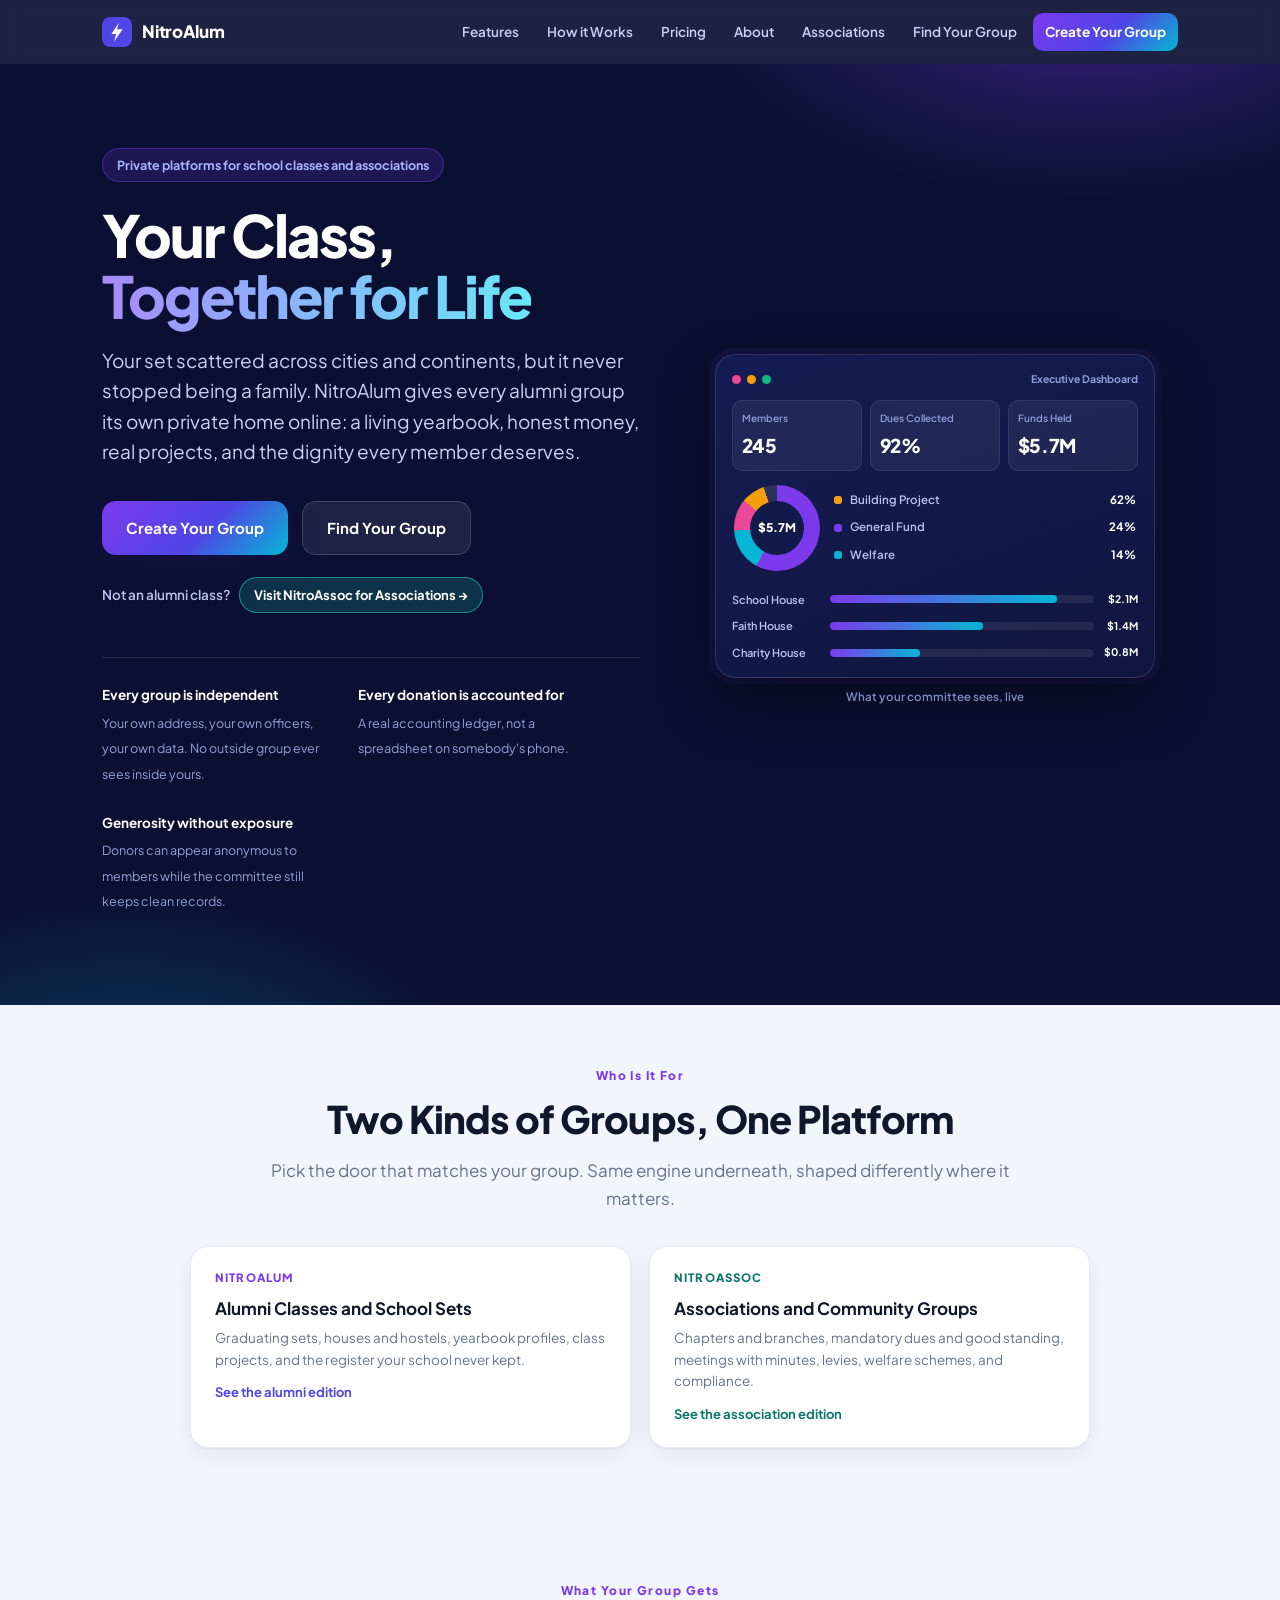
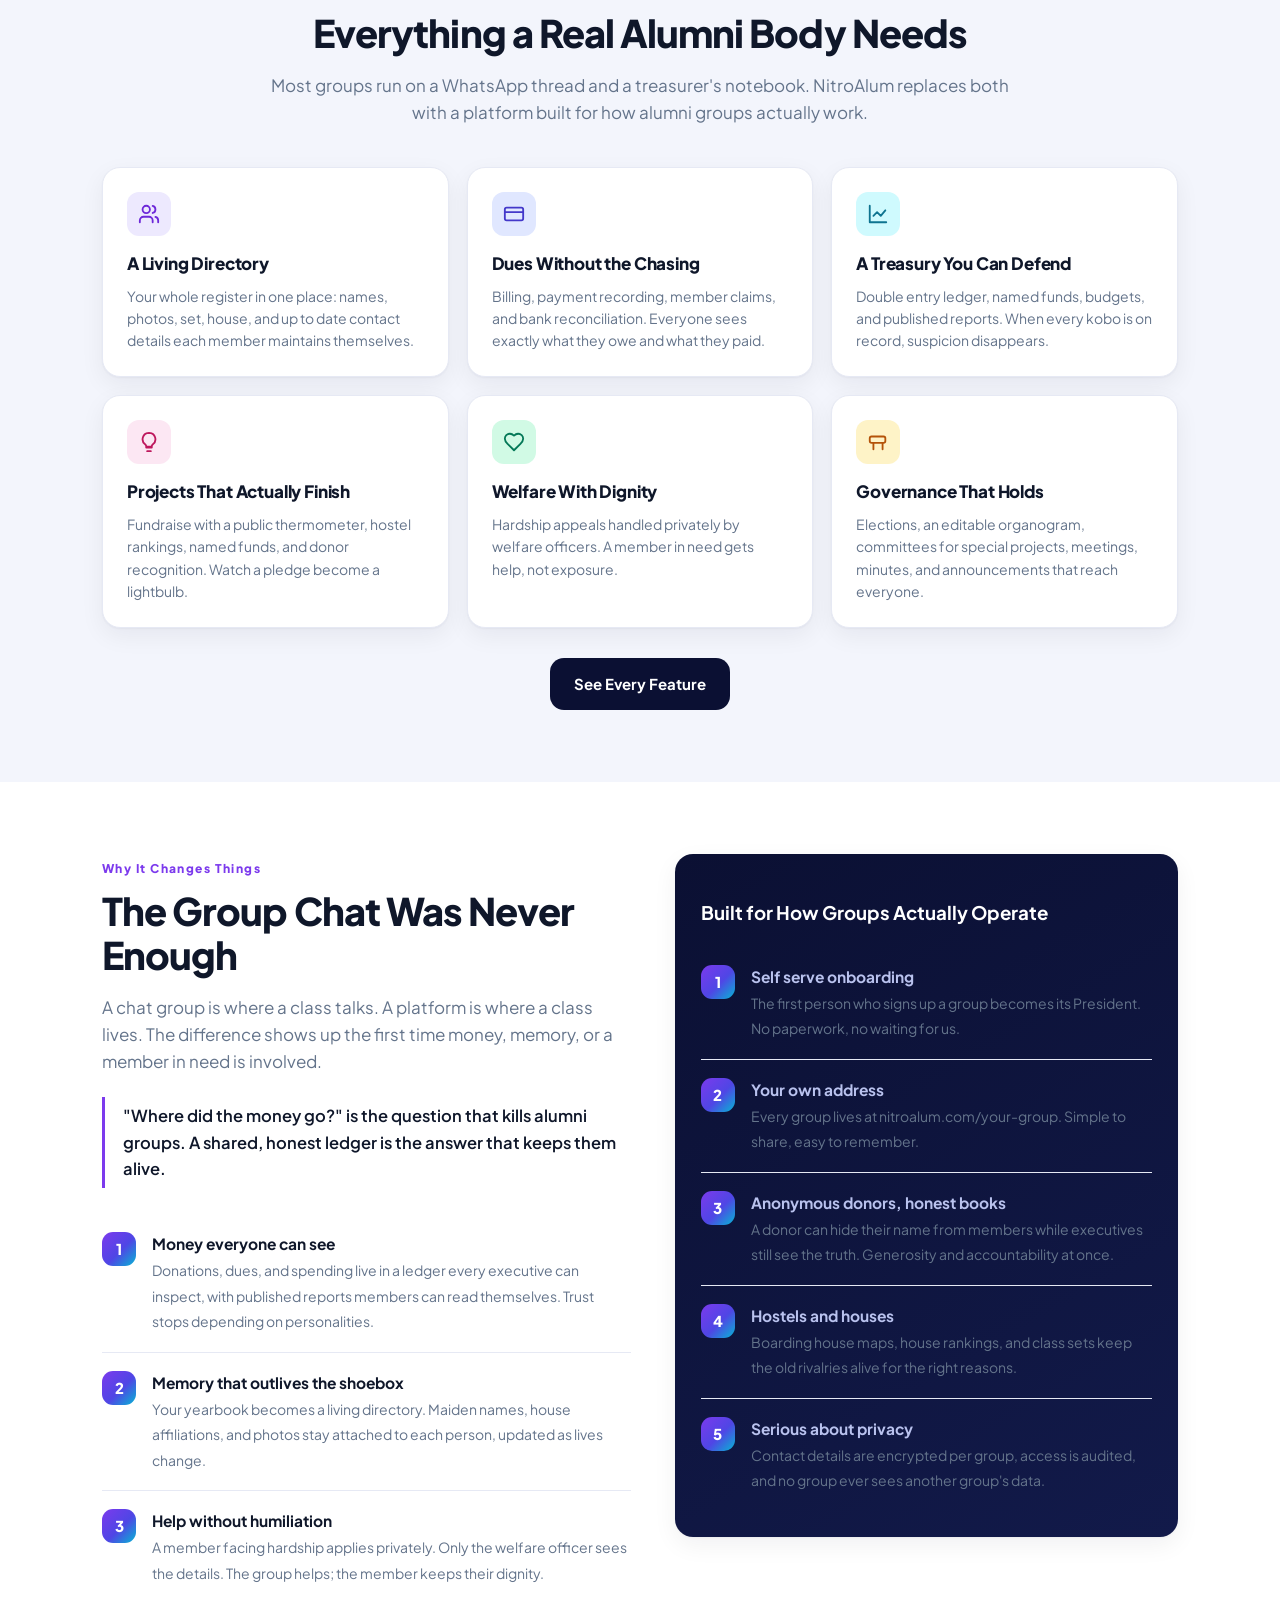
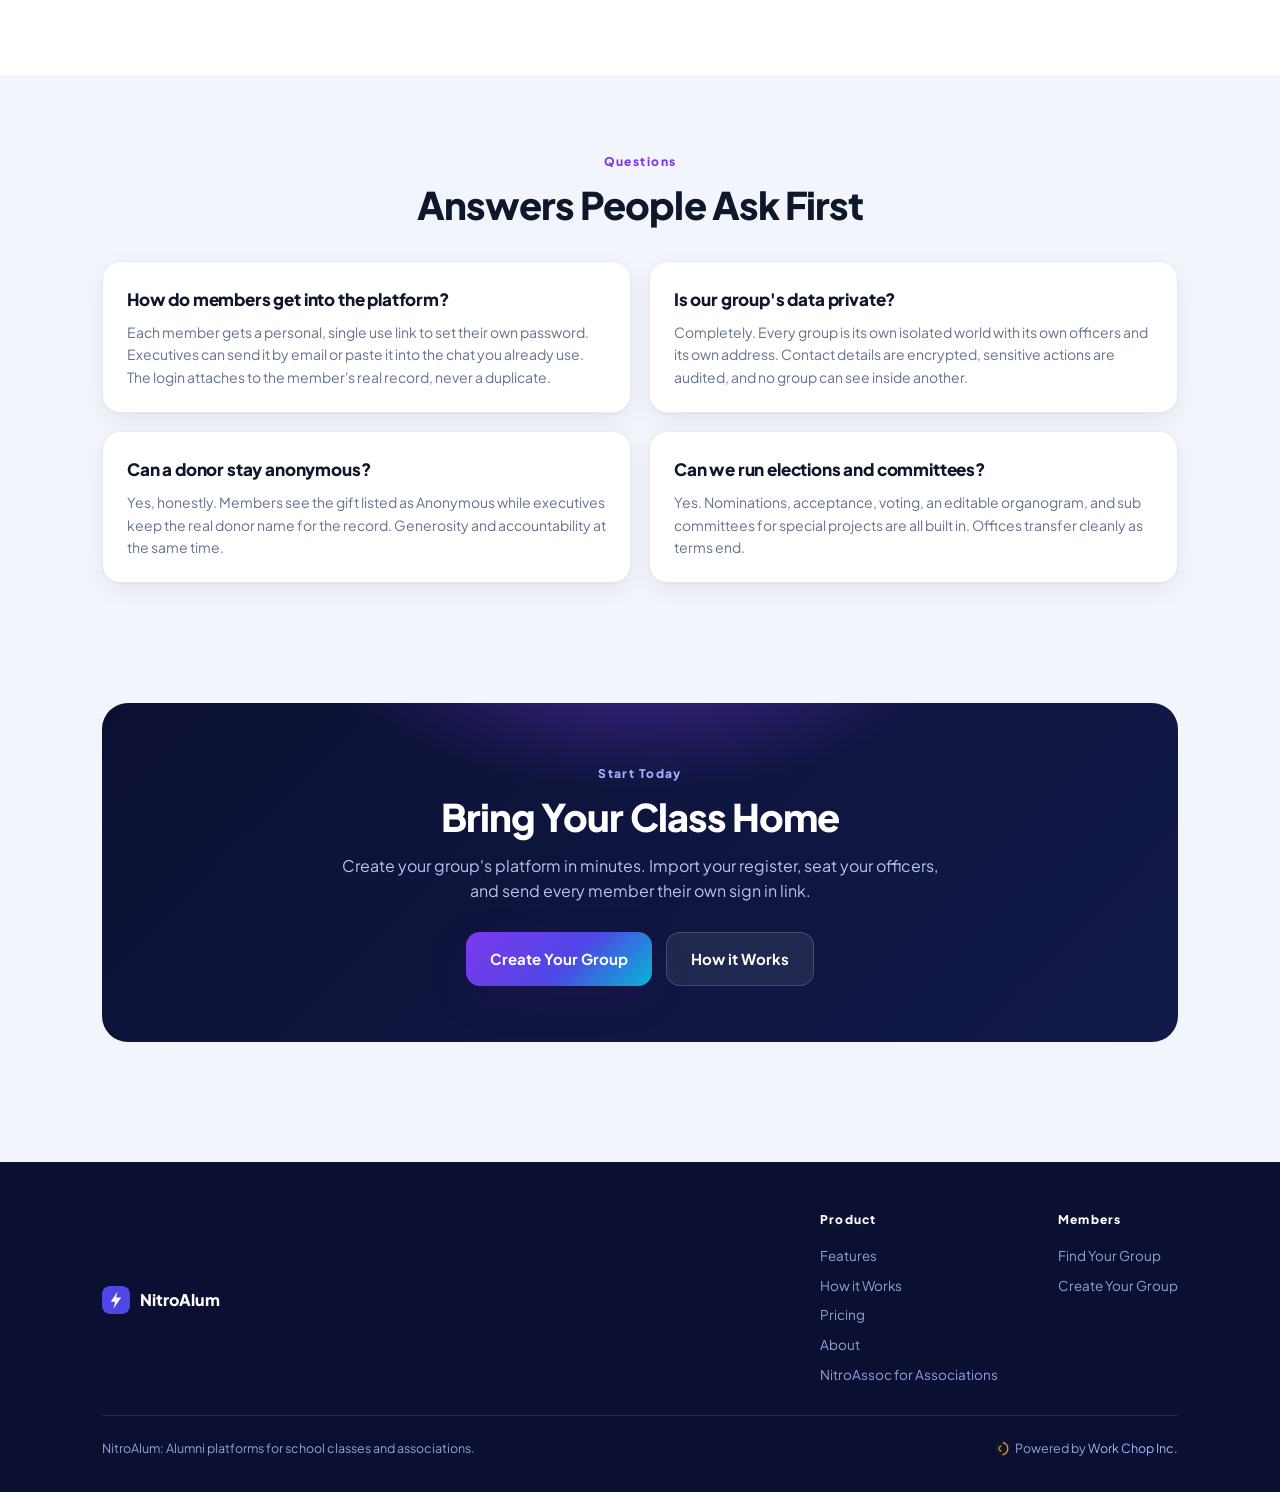
<file: index.html>
<!DOCTYPE html>
<html lang="en">
<head>
  <meta charset="utf-8">
  <meta name="viewport" content="width=device-width, initial-scale=1">
  <meta name="theme-color" content="#0b1033">
  <meta name="author" content="Work Chop Inc">
  <title>NitroAlum - Alumni Platforms for School Classes and Associations</title>
  <meta name="description" content="NitroAlum gives every school class and alumni association its own private platform: member directory, dues and payments, a transparent treasury, project fundraising, welfare support, elections, and more.">
  <link rel="canonical" href="https://www.nitroalum.com/">
  <meta property="og:type" content="website">
  <meta property="og:title" content="NitroAlum - Your Class, Together for Life">
  <meta property="og:description" content="Every class and association gets its own private platform: directory, dues, transparent treasury, projects, welfare, elections, meetings.">
  <meta property="og:url" content="https://www.nitroalum.com/">
  <meta property="og:site_name" content="NitroAlum">
  <meta property="og:locale" content="en_US">
  <meta property="og:image" content="https://www.nitroalum.com/og-card-2026.png">
  <meta property="og:image:width" content="1200">
  <meta property="og:image:height" content="630">
  <meta property="og:image:alt" content="NitroAlum - private alumni platforms for school classes and associations">
  <meta name="twitter:card" content="summary_large_image">
  <meta name="twitter:title" content="NitroAlum - Your Class, Together for Life">
  <meta name="twitter:description" content="Every class and association gets its own private platform: directory, dues, transparent treasury, projects, welfare, elections, meetings.">
  <meta name="twitter:image" content="https://www.nitroalum.com/og-card-2026.png">
  <link rel="icon" href="brand/mark.svg" type="image/svg+xml">
  <link rel="icon" href="favicon-32.png" type="image/png" sizes="32x32">
  <link rel="apple-touch-icon" href="apple-touch-icon.png">
  <link rel="preload" href="fonts/plus-jakarta-sans-400.ttf" as="font" type="font/ttf" crossorigin>
  <link rel="preload" href="fonts/plus-jakarta-sans-800.ttf" as="font" type="font/ttf" crossorigin>
  <link rel="stylesheet" href="styles.css?v=5">
  <script type="application/ld+json">
  {
    "@context": "https://schema.org",
    "@type": "SoftwareApplication",
    "name": "NitroAlum",
    "applicationCategory": "BusinessApplication",
    "operatingSystem": "Web",
    "url": "https://www.nitroalum.com/",
    "description": "A private alumni platform for school classes and associations: member directory, dues and payments, transparent treasury, project fundraising, welfare appeals, elections, meetings, and announcements.",
    "offers": { "@type": "Offer", "price": "0", "priceCurrency": "USD" },
    "creator": { "@type": "Organization", "name": "Work Chop Inc", "url": "https://www.eworkchop.com" }
  }
  </script>
  <script type="application/ld+json">
  {
    "@context": "https://schema.org",
    "@type": "FAQPage",
    "mainEntity": [
      {
        "@type": "Question",
        "name": "How do members get into the platform?",
        "acceptedAnswer": { "@type": "Answer", "text": "Each member gets a personal, single use link to set their own password. Executives can send it by email or paste it into the chat you already use. The login attaches to the member's real record, never a duplicate." }
      },
      {
        "@type": "Question",
        "name": "Is our group's data private?",
        "acceptedAnswer": { "@type": "Answer", "text": "Completely. Every group is its own isolated world with its own officers and its own address. Contact details are encrypted, sensitive actions are audited, and no group can see inside another." }
      },
      {
        "@type": "Question",
        "name": "Can a donor stay anonymous?",
        "acceptedAnswer": { "@type": "Answer", "text": "Yes, honestly. Members see the gift listed as Anonymous while executives keep the real donor name for the record. Generosity and accountability at the same time." }
      },
      {
        "@type": "Question",
        "name": "Can we run elections and committees?",
        "acceptedAnswer": { "@type": "Answer", "text": "Yes. Nominations, acceptance, voting, an editable organogram, and sub committees for special projects are all built in. Offices transfer cleanly as terms end." }
      }
    ]
  }
  </script>
</head>
<body>

<header class="site-head">
  <div class="wrap">
    <a class="brand" href="/"><img src="brand/mark.svg" alt="NitroAlum logo"><span>NitroAlum</span></a>
    <nav aria-label="Main">
      <a class="hide-sm" href="features.html">Features</a>
      <a class="hide-sm" href="get-started.html">How it Works</a>
      <a class="hide-sm" href="pricing.html">Pricing</a>
      <a class="hide-sm" href="about.html">About</a>
      <a class="hide-sm" href="associations.html">Associations</a>
      <a class="nav-find" href="https://nitroalum.com/">Find Your Group</a>
      <a class="cta" href="https://nitroalum.com/sign-up">Create Your Group</a>
    </nav>
  </div>
</header>

<main>
<section class="hero">
  <div class="wrap">
    <div class="hero-text">
      <span class="eyebrow">Private platforms for school classes and associations</span>
      <h1>Your Class, <span class="grad">Together for Life</span></h1>
      <p class="lede">
        Your set scattered across cities and continents, but it never stopped being
        a family. NitroAlum gives every alumni group its own private home online:
        a living yearbook, honest money, real projects, and the dignity every
        member deserves.
      </p>
      <div class="actions">
        <a class="btn primary" href="https://nitroalum.com/sign-up">Create Your Group</a>
        <a class="btn ghost" href="https://nitroalum.com/">Find Your Group</a>
      </div>
      <p class="hero-branch">Not an alumni class? <a class="hero-branch-pill" href="associations.html">Visit NitroAssoc for Associations &rarr;</a></p>
      <div class="proof">
        <div><b>Every group is independent</b><span>Your own address, your own officers, your own data. No outside group ever sees inside yours.</span></div>
        <div><b>Every donation is accounted for</b><span>A real accounting ledger, not a spreadsheet on somebody's phone.</span></div>
        <div><b>Generosity without exposure</b><span>Donors can appear anonymous to members while the committee still keeps clean records.</span></div>
      </div>
    </div>
    <div class="hero-visual" aria-hidden="true">
      <div class="mock">
        <div class="mock-head"><i></i><i></i><i></i><b>Executive Dashboard</b></div>
        <div class="mock-cards">
          <div class="mc"><em>Members</em><b>245</b></div>
          <div class="mc"><em>Dues Collected</em><b>92%</b></div>
          <div class="mc"><em>Funds Held</em><b>$5.7M</b></div>
        </div>
        <div class="mock-mid">
          <div class="mock-donut"><span>$5.7M</span></div>
          <div class="mock-funds">
            <div><i style="background:#f59e0b"></i><span>Building Project</span><b>62%</b></div>
            <div><i style="background:#7c3aed"></i><span>General Fund</span><b>24%</b></div>
            <div><i style="background:#06b6d4"></i><span>Welfare</span><b>14%</b></div>
          </div>
        </div>
        <div class="mock-ranks">
          <div class="mr"><span>School House</span><div class="mbar"><i style="--w:86%"></i></div><b>$2.1M</b></div>
          <div class="mr"><span>Faith House</span><div class="mbar"><i style="--w:58%"></i></div><b>$1.4M</b></div>
          <div class="mr"><span>Charity House</span><div class="mbar"><i style="--w:34%"></i></div><b>$0.8M</b></div>
        </div>
      </div>
      <p class="mock-cap">What your committee sees, live</p>
    </div>
  </div>
</section>

<section class="block" style="padding-top:56px;padding-bottom:56px">
  <div class="wrap">
    <div class="center">
      <span class="kicker">Who Is It For</span>
      <h2>Two Kinds of Groups, One Platform</h2>
      <p class="lede">Pick the door that matches your group. Same engine underneath, shaped differently where it matters.</p>
    </div>
    <div class="aud">
      <a href="features.html">
        <div class="tag alum">NITROALUM</div>
        <b>Alumni Classes and School Sets</b>
        <span>Graduating sets, houses and hostels, yearbook profiles, class projects, and the register your school never kept.</span>
        <span class="go alum">See the alumni edition</span>
      </a>
      <a href="associations.html">
        <div class="tag assoc">NITROASSOC</div>
        <b>Associations and Community Groups</b>
        <span>Chapters and branches, mandatory dues and good standing, meetings with minutes, levies, welfare schemes, and compliance.</span>
        <span class="go assoc">See the association edition</span>
      </a>
    </div>
  </div>
</section>

<section class="block">
  <div class="wrap">
    <div class="center">
      <span class="kicker">What Your Group Gets</span>
      <h2>Everything a Real Alumni Body Needs</h2>
      <p class="lede">Most groups run on a WhatsApp thread and a treasurer's notebook. NitroAlum replaces both with a platform built for how alumni groups actually work.</p>
    </div>
    <div class="grid cols3" style="margin-top:40px">
      <div class="fcard">
        <span class="chip t-violet"><svg viewBox="0 0 24 24" fill="none" stroke="currentColor" stroke-width="2" stroke-linecap="round" stroke-linejoin="round"><path d="M16 21v-2a4 4 0 0 0-4-4H6a4 4 0 0 0-4 4v2"/><circle cx="9" cy="7" r="4"/><path d="M22 21v-2a4 4 0 0 0-3-3.87"/><path d="M16 3.13a4 4 0 0 1 0 7.75"/></svg></span>
        <h3>A Living Directory</h3>
        <p>Your whole register in one place: names, photos, set, house, and up to date contact details each member maintains themselves.</p>
      </div>
      <div class="fcard">
        <span class="chip t-indigo"><svg viewBox="0 0 24 24" fill="none" stroke="currentColor" stroke-width="2" stroke-linecap="round" stroke-linejoin="round"><rect x="2" y="5" width="20" height="14" rx="2"/><path d="M2 10h20"/></svg></span>
        <h3>Dues Without the Chasing</h3>
        <p>Billing, payment recording, member claims, and bank reconciliation. Everyone sees exactly what they owe and what they paid.</p>
      </div>
      <div class="fcard">
        <span class="chip t-cyan"><svg viewBox="0 0 24 24" fill="none" stroke="currentColor" stroke-width="2" stroke-linecap="round" stroke-linejoin="round"><path d="M3 3v18h18"/><path d="M7 14l4-4 4 4 5-6"/></svg></span>
        <h3>A Treasury You Can Defend</h3>
        <p>Double entry ledger, named funds, budgets, and published reports. When every kobo is on record, suspicion disappears.</p>
      </div>
      <div class="fcard">
        <span class="chip t-pink"><svg viewBox="0 0 24 24" fill="none" stroke="currentColor" stroke-width="2" stroke-linecap="round" stroke-linejoin="round"><path d="M9 18h6"/><path d="M10 22h4"/><path d="M12 2a7 7 0 0 0-4 12.7c.6.5 1 1.4 1 2.3h6c0-.9.4-1.8 1-2.3A7 7 0 0 0 12 2z"/></svg></span>
        <h3>Projects That Actually Finish</h3>
        <p>Fundraise with a public thermometer, hostel rankings, named funds, and donor recognition. Watch a pledge become a lightbulb.</p>
      </div>
      <div class="fcard">
        <span class="chip t-green"><svg viewBox="0 0 24 24" fill="none" stroke="currentColor" stroke-width="2" stroke-linecap="round" stroke-linejoin="round"><path d="M19 14c1.5-1.5 3-3.2 3-5.5A5.5 5.5 0 0 0 16.5 3c-1.8 0-3 .5-4.5 2-1.5-1.5-2.7-2-4.5-2A5.5 5.5 0 0 0 2 8.5c0 2.3 1.5 4 3 5.5l7 7z"/></svg></span>
        <h3>Welfare With Dignity</h3>
        <p>Hardship appeals handled privately by welfare officers. A member in need gets help, not exposure.</p>
      </div>
      <div class="fcard">
        <span class="chip t-amber"><svg viewBox="0 0 24 24" fill="none" stroke="currentColor" stroke-width="2" stroke-linecap="round" stroke-linejoin="round"><path d="M18 6H5a2 2 0 0 0-2 2v3a2 2 0 0 0 2 2h13a2 2 0 0 0 2-2V8a2 2 0 0 0-2-2z"/><path d="M7 13v7"/><path d="M17 13v7"/></svg></span>
        <h3>Governance That Holds</h3>
        <p>Elections, an editable organogram, committees for special projects, meetings, minutes, and announcements that reach everyone.</p>
      </div>
    </div>
    <div class="center" style="margin-top:30px">
      <a class="btn dark" href="features.html">See Every Feature</a>
    </div>
  </div>
</section>

<section class="block" style="background:#fff">
  <div class="wrap split">
    <div>
      <span class="kicker">Why It Changes Things</span>
      <h2>The Group Chat Was Never Enough</h2>
      <p class="lede">A chat group is where a class talks. A platform is where a class lives. The difference shows up the first time money, memory, or a member in need is involved.</p>
      <div class="quote">"Where did the money go?" is the question that kills alumni groups. A shared, honest ledger is the answer that keeps them alive.</div>
      <ul class="steps">
        <li><div><b>Money everyone can see</b><span>Donations, dues, and spending live in a ledger every executive can inspect, with published reports members can read themselves. Trust stops depending on personalities.</span></div></li>
        <li><div><b>Memory that outlives the shoebox</b><span>Your yearbook becomes a living directory. Maiden names, house affiliations, and photos stay attached to each person, updated as lives change.</span></div></li>
        <li><div><b>Help without humiliation</b><span>A member facing hardship applies privately. Only the welfare officer sees the details. The group helps; the member keeps their dignity.</span></div></li>
      </ul>
    </div>
    <div class="panel navy">
      <h3>Built for How Groups Actually Operate</h3>
      <ul class="steps" style="margin-top:14px">
        <li><div><b>Self serve onboarding</b><span>The first person who signs up a group becomes its President. No paperwork, no waiting for us.</span></div></li>
        <li><div><b>Your own address</b><span>Every group lives at nitroalum.com/your-group. Simple to share, easy to remember.</span></div></li>
        <li><div><b>Anonymous donors, honest books</b><span>A donor can hide their name from members while executives still see the truth. Generosity and accountability at once.</span></div></li>
        <li><div><b>Hostels and houses</b><span>Boarding house maps, house rankings, and class sets keep the old rivalries alive for the right reasons.</span></div></li>
        <li><div><b>Serious about privacy</b><span>Contact details are encrypted per group, access is audited, and no group ever sees another group's data.</span></div></li>
      </ul>
    </div>
  </div>
</section>

<section class="block">
  <div class="wrap">
    <div class="center">
      <span class="kicker">Questions</span>
      <h2>Answers People Ask First</h2>
    </div>
    <div class="grid cols2" style="margin-top:34px">
      <div class="fcard">
        <h3>How do members get into the platform?</h3>
        <p>Each member gets a personal, single use link to set their own password. Executives can send it by email or paste it into the chat you already use. The login attaches to the member's real record, never a duplicate.</p>
      </div>
      <div class="fcard">
        <h3>Is our group's data private?</h3>
        <p>Completely. Every group is its own isolated world with its own officers and its own address. Contact details are encrypted, sensitive actions are audited, and no group can see inside another.</p>
      </div>
      <div class="fcard">
        <h3>Can a donor stay anonymous?</h3>
        <p>Yes, honestly. Members see the gift listed as Anonymous while executives keep the real donor name for the record. Generosity and accountability at the same time.</p>
      </div>
      <div class="fcard">
        <h3>Can we run elections and committees?</h3>
        <p>Yes. Nominations, acceptance, voting, an editable organogram, and sub committees for special projects are all built in. Offices transfer cleanly as terms end.</p>
      </div>
    </div>
  </div>
</section>

<section class="block tight">
  <div class="wrap">
    <div class="band">
      <span class="kicker" style="color:#a5b4fc">Start Today</span>
      <h2>Bring Your Class Home</h2>
      <p>Create your group's platform in minutes. Import your register, seat your officers, and send every member their own sign in link.</p>
      <div class="actions">
        <a class="btn primary" href="https://nitroalum.com/sign-up">Create Your Group</a>
        <a class="btn ghost" href="get-started.html">How it Works</a>
      </div>
    </div>
  </div>
</section>
</main>

<footer class="site-foot">
  <div class="wrap">
    <div class="top">
      <div class="fbrand"><img src="brand/mark.svg" alt=""><span>NitroAlum</span></div>
      <div class="cols">
        <div>
          <h4>Product</h4>
          <ul>
            <li><a href="features.html">Features</a></li>
            <li><a href="get-started.html">How it Works</a></li>
            <li><a href="pricing.html">Pricing</a></li>
            <li><a href="about.html">About</a></li>
            <li><a href="associations.html">NitroAssoc for Associations</a></li>
          </ul>
        </div>
        <div>
          <h4>Members</h4>
          <ul>
            <li><a href="https://nitroalum.com/">Find Your Group</a></li>
            <li><a href="https://nitroalum.com/sign-up">Create Your Group</a></li>
          </ul>
        </div>
      </div>
    </div>
    <div class="legal">
      <span>NitroAlum: Alumni platforms for school classes and associations.</span>
      <span class="pow"><img src="brand/workchop-mark.png" alt="Work Chop mark"> Powered by <a href="https://www.eworkchop.com" rel="noopener">Work Chop Inc.</a></span>
    </div>
  </div>
</footer>

</body>
</html>
</file>
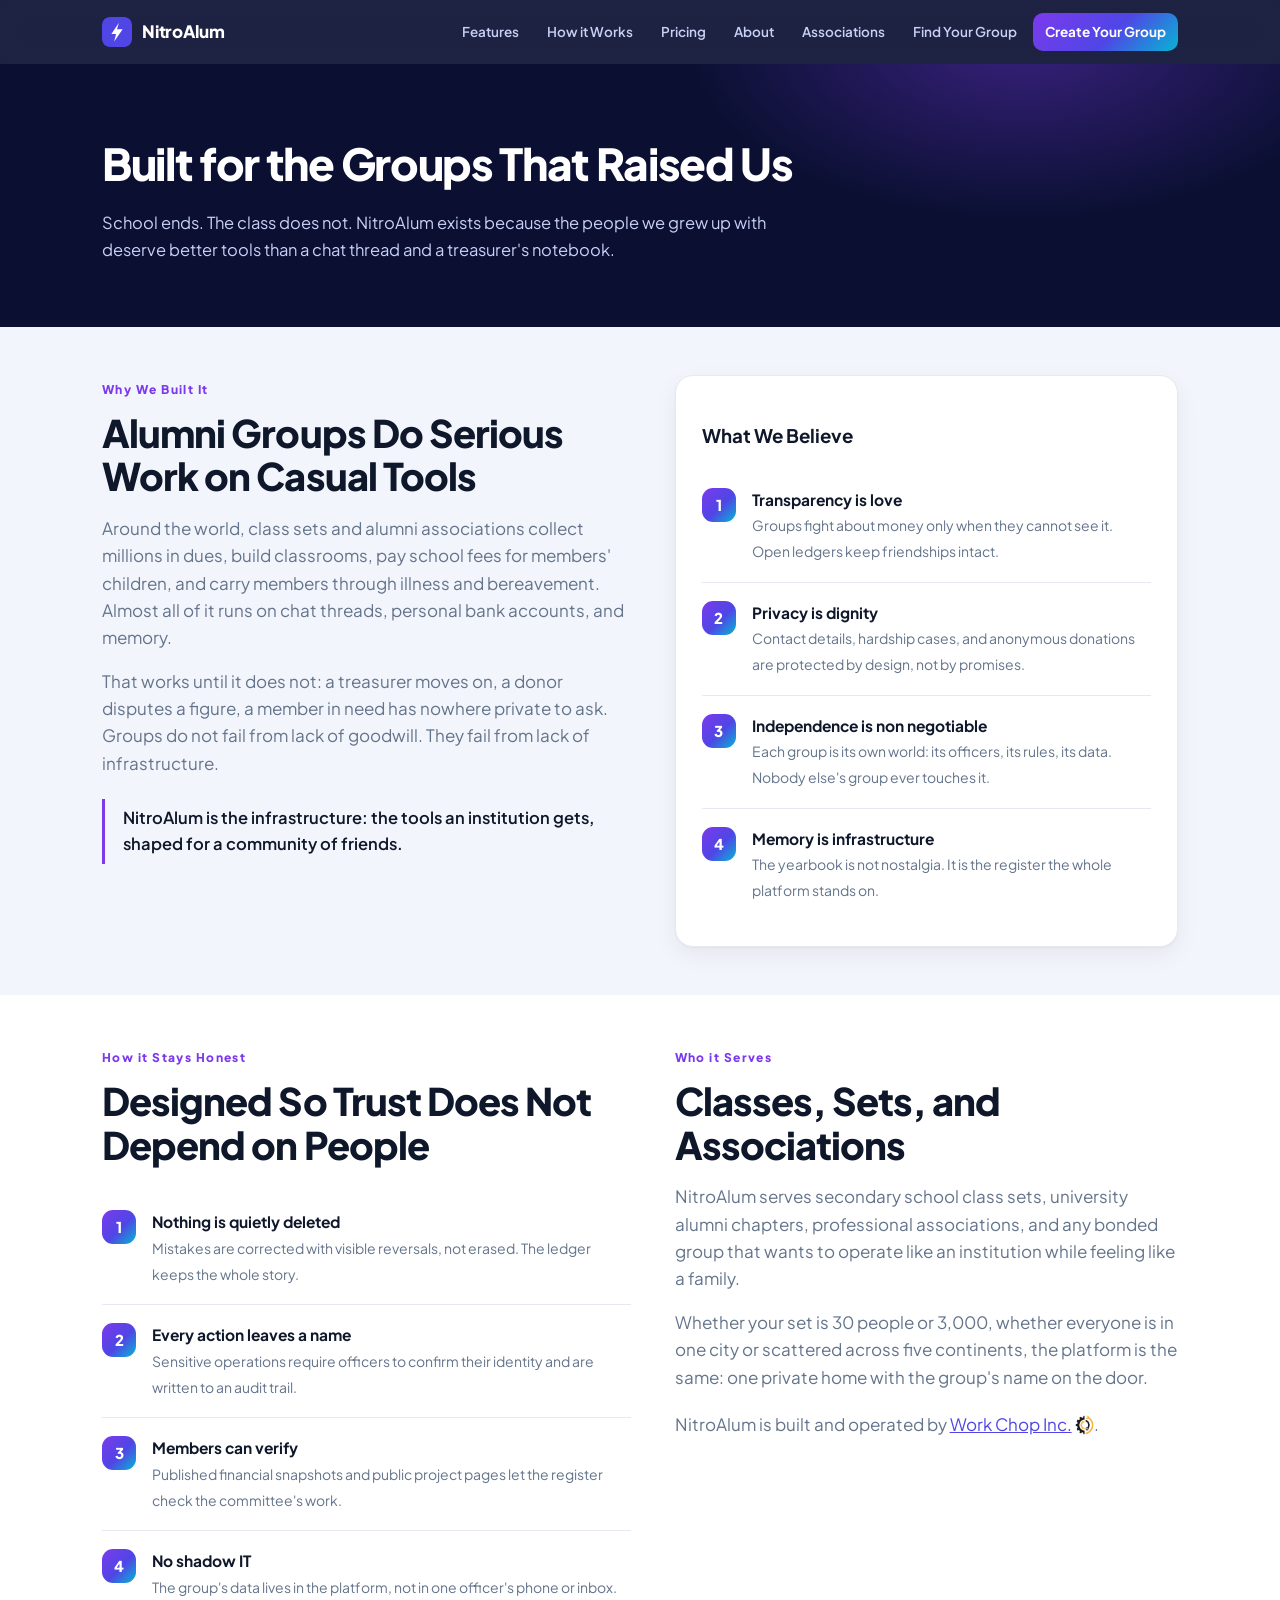
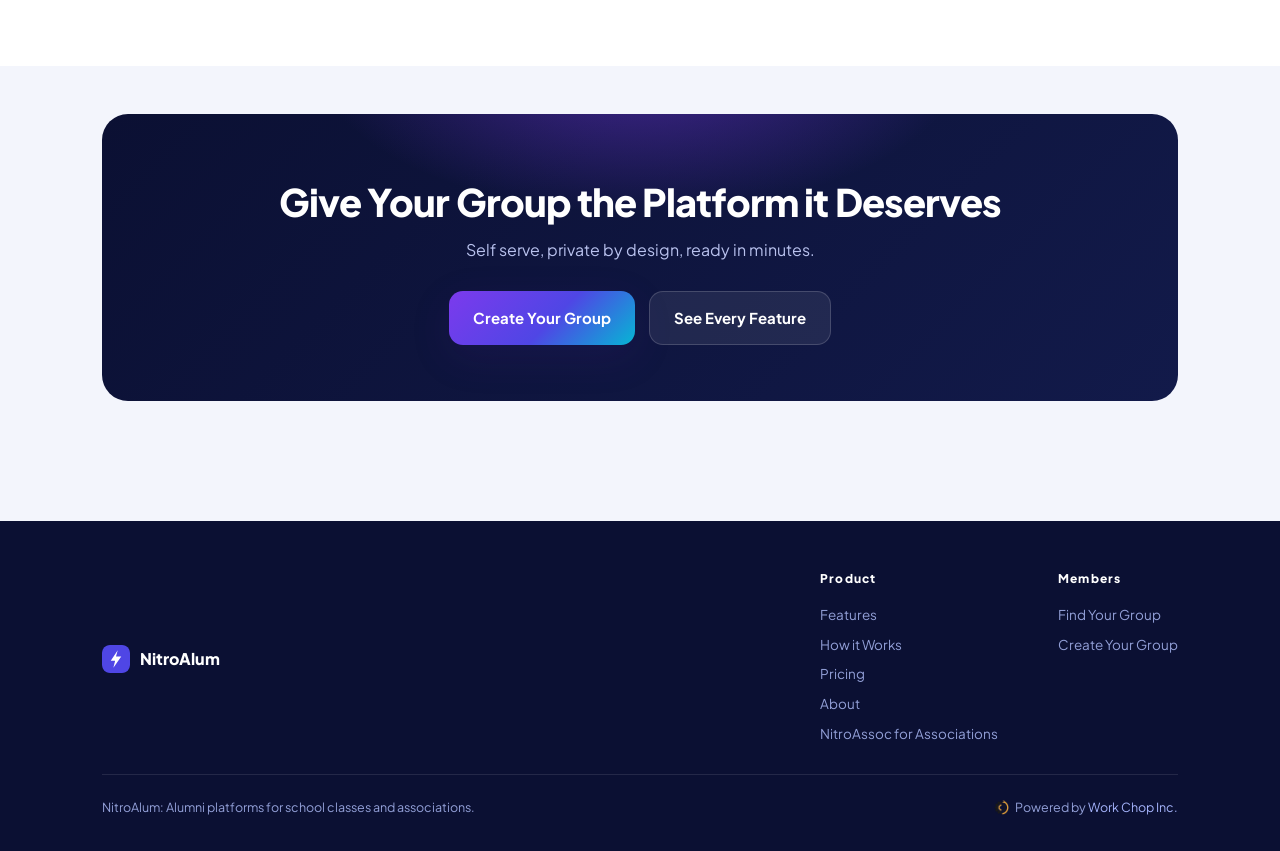
<file: about.html>
<!DOCTYPE html>
<html lang="en">
<head>
  <meta charset="utf-8">
  <meta name="viewport" content="width=device-width, initial-scale=1">
  <meta name="theme-color" content="#0b1033">
  <meta name="author" content="Work Chop Inc">
  <title>About - NitroAlum</title>
  <meta name="description" content="NitroAlum exists because alumni groups deserve better than a chat thread and a treasurer's notebook. Learn what the platform believes about money, memory, privacy, and dignity.">
  <link rel="canonical" href="https://www.nitroalum.com/about.html">
  <meta property="og:type" content="website">
  <meta property="og:title" content="About NitroAlum - Built for the Groups That Raised Us">
  <meta property="og:description" content="Alumni groups hold communities together for decades. NitroAlum gives them the tools institutions get: honest money, living memory, and dignity for every member.">
  <meta property="og:url" content="https://www.nitroalum.com/about.html">
  <meta property="og:site_name" content="NitroAlum">
  <meta property="og:locale" content="en_US">
  <meta property="og:image" content="https://www.nitroalum.com/og-card-2026.png">
  <meta property="og:image:width" content="1200">
  <meta property="og:image:height" content="630">
  <meta property="og:image:alt" content="About the NitroAlum alumni platform">
  <meta name="twitter:card" content="summary_large_image">
  <meta name="twitter:title" content="About NitroAlum - Built for the Groups That Raised Us">
  <meta name="twitter:description" content="Alumni groups hold communities together for decades. NitroAlum gives them the tools institutions get: honest money, living memory, and dignity for every member.">
  <meta name="twitter:image" content="https://www.nitroalum.com/og-card-2026.png">
  <link rel="icon" href="brand/mark.svg" type="image/svg+xml">
  <link rel="icon" href="favicon-32.png" type="image/png" sizes="32x32">
  <link rel="apple-touch-icon" href="apple-touch-icon.png">
  <link rel="preload" href="fonts/plus-jakarta-sans-400.ttf" as="font" type="font/ttf" crossorigin>
  <link rel="preload" href="fonts/plus-jakarta-sans-800.ttf" as="font" type="font/ttf" crossorigin>
  <link rel="stylesheet" href="styles.css?v=5">
</head>
<body>

<header class="site-head">
  <div class="wrap">
    <a class="brand" href="/"><img src="brand/mark.svg" alt="NitroAlum logo"><span>NitroAlum</span></a>
    <nav aria-label="Main">
      <a class="hide-sm" href="features.html">Features</a>
      <a class="hide-sm" href="get-started.html">How it Works</a>
      <a class="hide-sm" href="pricing.html">Pricing</a>
      <a class="hide-sm" href="about.html">About</a>
      <a class="hide-sm" href="associations.html">Associations</a>
      <a class="nav-find" href="https://nitroalum.com/">Find Your Group</a>
      <a class="cta" href="https://nitroalum.com/sign-up">Create Your Group</a>
    </nav>
  </div>
</header>

<main>
<section class="page-hero">
  <div class="wrap">
    <h1>Built for the Groups That Raised Us</h1>
    <p>School ends. The class does not. NitroAlum exists because the people we grew up with deserve better tools than a chat thread and a treasurer's notebook.</p>
  </div>
</section>

<section class="block tight">
  <div class="wrap">
    <div class="split">
      <div>
        <span class="kicker">Why We Built It</span>
        <h2>Alumni Groups Do Serious Work on Casual Tools</h2>
        <p class="lede">Around the world, class sets and alumni associations collect millions in dues, build classrooms, pay school fees for members' children, and carry members through illness and bereavement. Almost all of it runs on chat threads, personal bank accounts, and memory.</p>
        <p class="lede">That works until it does not: a treasurer moves on, a donor disputes a figure, a member in need has nowhere private to ask. Groups do not fail from lack of goodwill. They fail from lack of infrastructure.</p>
        <div class="quote">NitroAlum is the infrastructure: the tools an institution gets, shaped for a community of friends.</div>
      </div>
      <div class="panel">
        <h3>What We Believe</h3>
        <ul class="steps" style="margin-top:14px">
          <li><div><b>Transparency is love</b><span>Groups fight about money only when they cannot see it. Open ledgers keep friendships intact.</span></div></li>
          <li><div><b>Privacy is dignity</b><span>Contact details, hardship cases, and anonymous donations are protected by design, not by promises.</span></div></li>
          <li><div><b>Independence is non negotiable</b><span>Each group is its own world: its officers, its rules, its data. Nobody else's group ever touches it.</span></div></li>
          <li><div><b>Memory is infrastructure</b><span>The yearbook is not nostalgia. It is the register the whole platform stands on.</span></div></li>
        </ul>
      </div>
    </div>
  </div>
</section>

<section class="block tight" style="background:#fff">
  <div class="wrap">
    <div class="split">
      <div>
        <span class="kicker">How it Stays Honest</span>
        <h2>Designed So Trust Does Not Depend on People</h2>
        <ul class="steps">
          <li><div><b>Nothing is quietly deleted</b><span>Mistakes are corrected with visible reversals, not erased. The ledger keeps the whole story.</span></div></li>
          <li><div><b>Every action leaves a name</b><span>Sensitive operations require officers to confirm their identity and are written to an audit trail.</span></div></li>
          <li><div><b>Members can verify</b><span>Published financial snapshots and public project pages let the register check the committee's work.</span></div></li>
          <li><div><b>No shadow IT</b><span>The group's data lives in the platform, not in one officer's phone or inbox.</span></div></li>
        </ul>
      </div>
      <div>
        <span class="kicker">Who it Serves</span>
        <h2>Classes, Sets, and Associations</h2>
        <p class="lede">NitroAlum serves secondary school class sets, university alumni chapters, professional associations, and any bonded group that wants to operate like an institution while feeling like a family.</p>
        <p class="lede">Whether your set is 30 people or 3,000, whether everyone is in one city or scattered across five continents, the platform is the same: one private home with the group's name on the door.</p>
        <p class="lede" style="margin-top:20px">NitroAlum is built and operated by <a href="https://www.eworkchop.com" rel="noopener">Work Chop Inc.</a> <img src="brand/workchop-mark.png" alt="" class="inline-mark">.</p>
      </div>
    </div>
  </div>
</section>

<section class="block tight">
  <div class="wrap">
    <div class="band">
      <h2>Give Your Group the Platform it Deserves</h2>
      <p>Self serve, private by design, ready in minutes.</p>
      <div class="actions">
        <a class="btn primary" href="https://nitroalum.com/sign-up">Create Your Group</a>
        <a class="btn ghost" href="features.html">See Every Feature</a>
      </div>
    </div>
  </div>
</section>
</main>

<footer class="site-foot">
  <div class="wrap">
    <div class="top">
      <div class="fbrand"><img src="brand/mark.svg" alt=""><span>NitroAlum</span></div>
      <div class="cols">
        <div>
          <h4>Product</h4>
          <ul>
            <li><a href="features.html">Features</a></li>
            <li><a href="get-started.html">How it Works</a></li>
            <li><a href="pricing.html">Pricing</a></li>
            <li><a href="about.html">About</a></li>
            <li><a href="associations.html">NitroAssoc for Associations</a></li>
          </ul>
        </div>
        <div>
          <h4>Members</h4>
          <ul>
            <li><a href="https://nitroalum.com/">Find Your Group</a></li>
            <li><a href="https://nitroalum.com/sign-up">Create Your Group</a></li>
          </ul>
        </div>
      </div>
    </div>
    <div class="legal">
      <span>NitroAlum: Alumni platforms for school classes and associations.</span>
      <span class="pow"><img src="brand/workchop-mark.png" alt="Work Chop mark"> Powered by <a href="https://www.eworkchop.com" rel="noopener">Work Chop Inc.</a></span>
    </div>
  </div>
</footer>

</body>
</html>
</file>
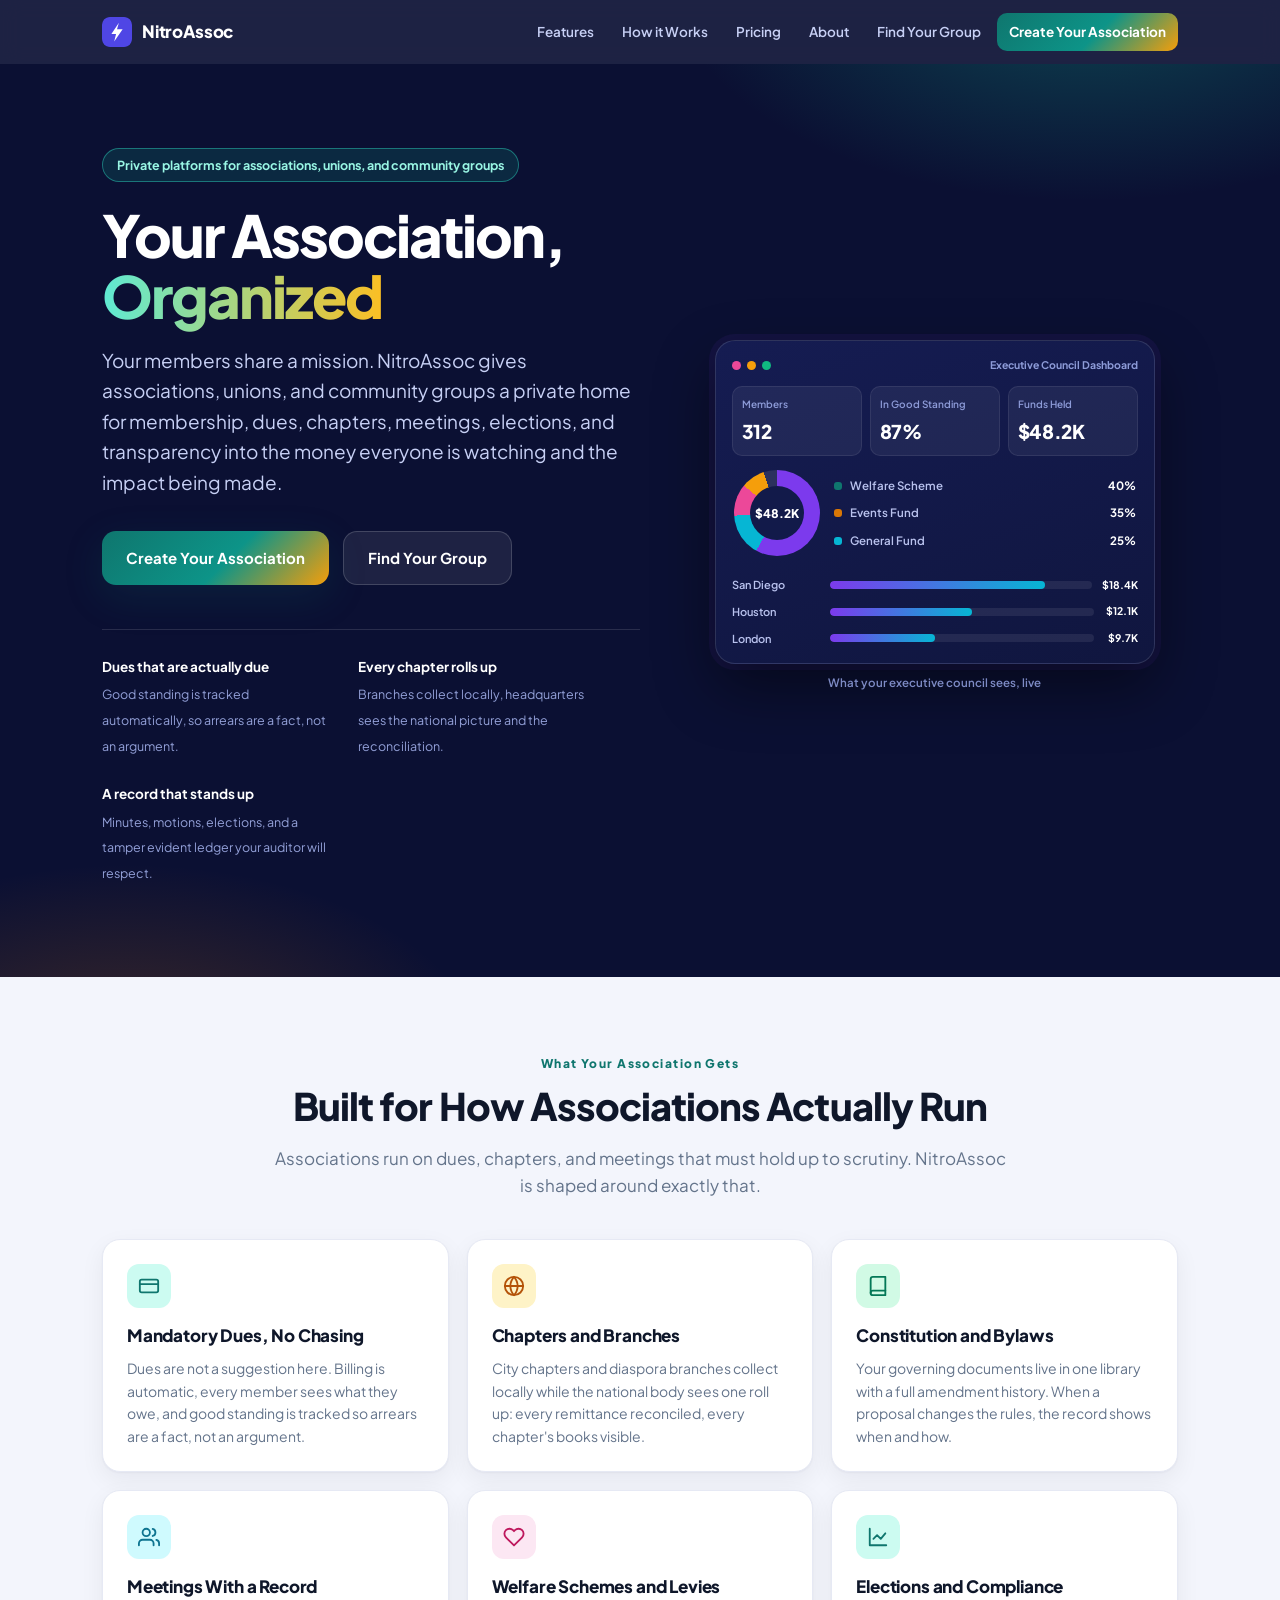
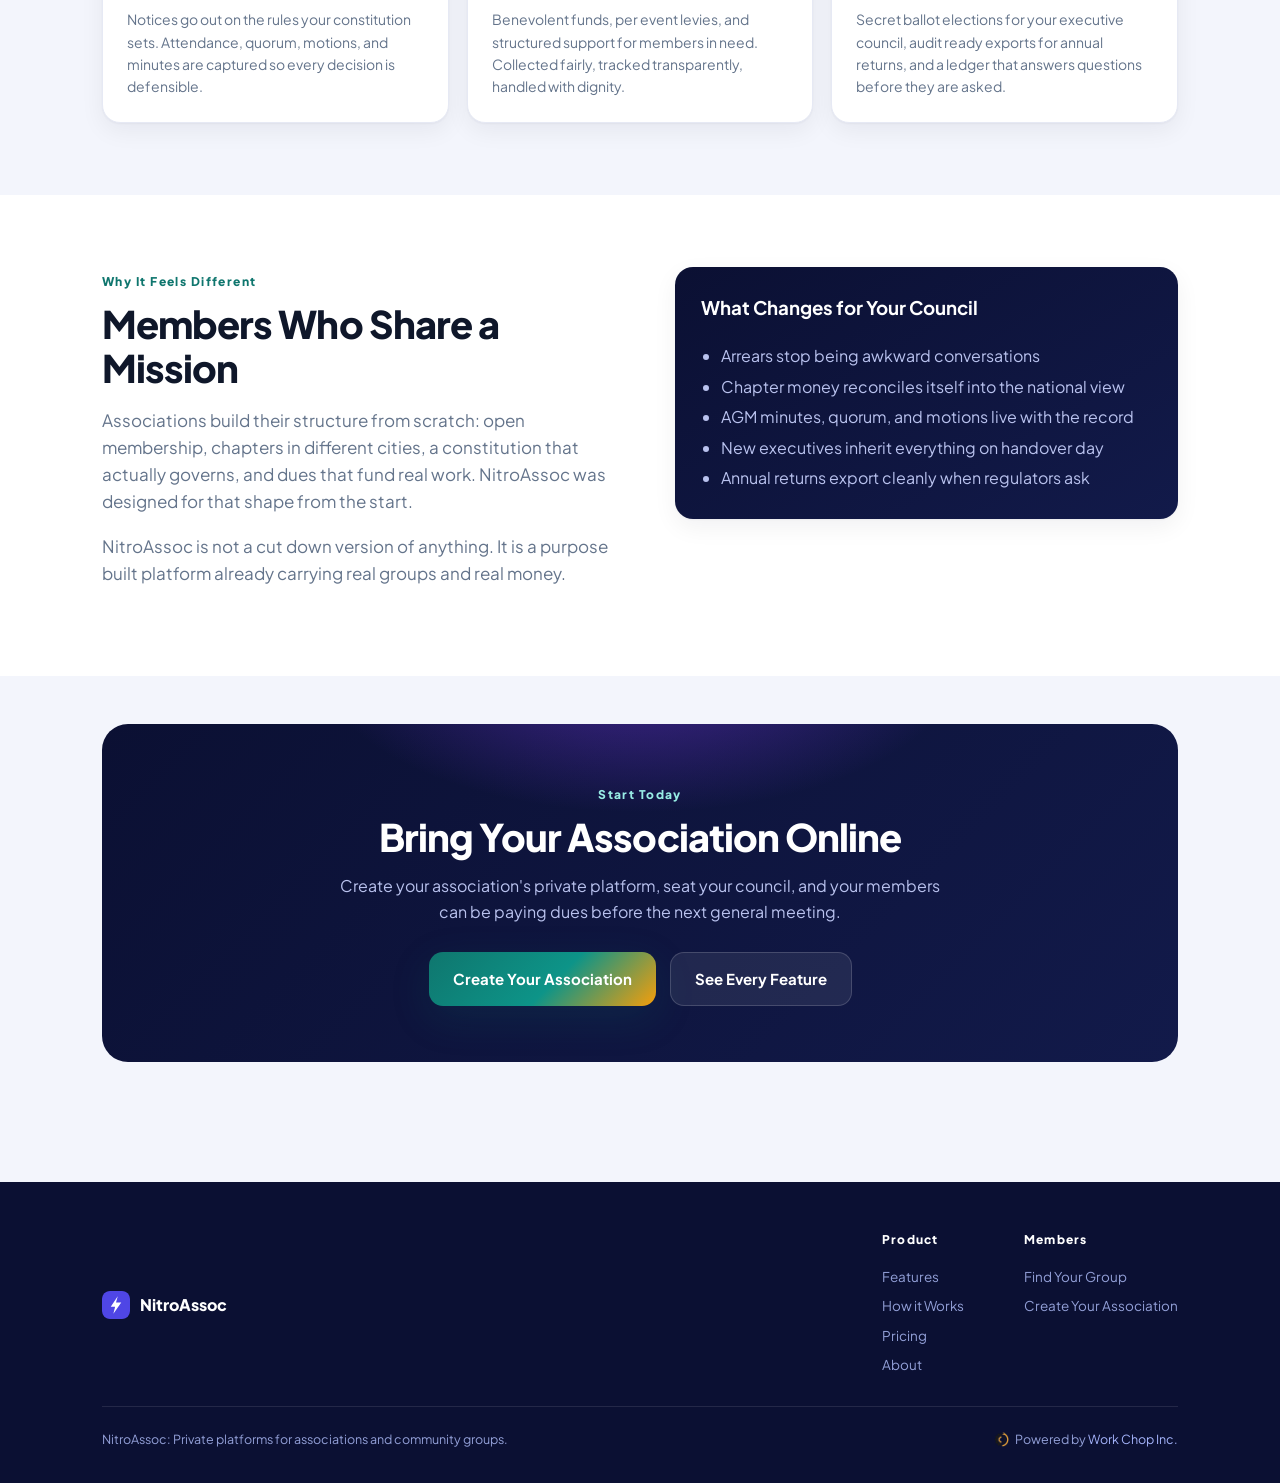
<file: associations.html>
<!DOCTYPE html>
<html lang="en">
<head>
  <meta charset="utf-8">
  <meta name="viewport" content="width=device-width, initial-scale=1">
  <meta name="theme-color" content="#0b1033">
  <meta name="author" content="Work Chop Inc">
  <title>NitroAssoc - Private Platforms for Associations and Community Groups</title>
  <meta name="description" content="NitroAssoc gives every association its own private platform: members and chapters, mandatory dues and good standing, levies, meetings with minutes, events, welfare schemes, elections, and compliance exports.">
  <link rel="canonical" href="https://www.nitroalum.com/associations.html">
  <meta property="og:type" content="website">
  <meta property="og:title" content="NitroAssoc - Your Association, Organized">
  <meta property="og:description" content="Chapters, mandatory dues, meetings, levies, welfare schemes, events and elections - every association in one private place.">
  <meta property="og:url" content="https://www.nitroalum.com/associations.html">
  <meta property="og:site_name" content="NitroAssoc">
  <meta property="og:locale" content="en_US">
  <meta property="og:image" content="https://www.nitroalum.com/og-card-assoc.png">
  <meta property="og:image:width" content="1200">
  <meta property="og:image:height" content="630">
  <meta property="og:image:alt" content="NitroAssoc - private platforms for associations and community groups">
  <meta name="twitter:card" content="summary_large_image">
  <meta name="twitter:title" content="NitroAssoc - Your Association, Organized">
  <meta name="twitter:description" content="Chapters, mandatory dues, meetings, levies, welfare schemes, events and elections - every association in one private place.">
  <meta name="twitter:image" content="https://www.nitroalum.com/og-card-assoc.png">
  <link rel="icon" href="brand/mark.svg" type="image/svg+xml">
  <link rel="icon" href="favicon-32.png" type="image/png" sizes="32x32">
  <link rel="apple-touch-icon" href="apple-touch-icon.png">
  <link rel="preload" href="fonts/plus-jakarta-sans-400.ttf" as="font" type="font/ttf" crossorigin>
  <link rel="preload" href="fonts/plus-jakarta-sans-800.ttf" as="font" type="font/ttf" crossorigin>
  <link rel="stylesheet" href="styles.css?v=5">
  <script type="application/ld+json">
  {
    "@context": "https://schema.org",
    "@type": "SoftwareApplication",
    "name": "NitroAssoc",
    "applicationCategory": "BusinessApplication",
    "operatingSystem": "Web",
    "url": "https://www.nitroalum.com/associations.html",
    "description": "A private platform for associations and community groups: members and chapters, mandatory dues and good standing, levies, meetings with minutes, events, welfare schemes, elections, and compliance exports.",
    "offers": { "@type": "Offer", "price": "0", "priceCurrency": "USD" },
    "creator": { "@type": "Organization", "name": "Work Chop Inc", "url": "https://www.eworkchop.com" }
  }
  </script>
</head>
<body class="assoc">

<header class="site-head">
  <div class="wrap">
    <a class="brand" href="/"><img src="brand/mark.svg" alt="NitroAssoc logo"><span>NitroAssoc</span></a>
    <nav aria-label="Main">
      <a class="hide-sm" href="features.html">Features</a>
      <a class="hide-sm" href="get-started.html">How it Works</a>
      <a class="hide-sm" href="pricing.html">Pricing</a>
      <a class="hide-sm" href="about.html">About</a>
      <a class="nav-find" href="https://nitroalum.com/">Find Your Group</a>
      <a class="cta" href="https://nitroalum.com/sign-up">Create Your Association</a>
    </nav>
  </div>
</header>

<main>
<section class="hero">
  <div class="wrap">
    <div class="hero-text">
      <span class="eyebrow">Private platforms for associations, unions, and community groups</span>
      <h1>Your Association, <span class="grad">Organized</span></h1>
      <p class="lede">
        Your members share a mission. NitroAssoc gives associations,
        unions, and community groups a private home for membership,
        dues, chapters, meetings, elections, and transparency into
        the money everyone is watching and the impact being made.
      </p>
      <div class="actions">
        <a class="btn primary" href="https://nitroalum.com/sign-up">Create Your Association</a>
        <a class="btn ghost" href="https://nitroalum.com/">Find Your Group</a>
      </div>
      <div class="proof">
        <div><b>Dues that are actually due</b><span>Good standing is tracked automatically, so arrears are a fact, not an argument.</span></div>
        <div><b>Every chapter rolls up</b><span>Branches collect locally, headquarters sees the national picture and the reconciliation.</span></div>
        <div><b>A record that stands up</b><span>Minutes, motions, elections, and a tamper evident ledger your auditor will respect.</span></div>
      </div>
    </div>
    <div class="hero-visual" aria-hidden="true">
      <div class="mock">
        <div class="mock-head"><i></i><i></i><i></i><b>Executive Council Dashboard</b></div>
        <div class="mock-cards">
          <div class="mc"><em>Members</em><b>312</b></div>
          <div class="mc"><em>In Good Standing</em><b>87%</b></div>
          <div class="mc"><em>Funds Held</em><b>$48.2K</b></div>
        </div>
        <div class="mock-mid">
          <div class="mock-donut"><span>$48.2K</span></div>
          <div class="mock-funds">
            <div><i style="background:#0f766e"></i><span>Welfare Scheme</span><b>40%</b></div>
            <div><i style="background:#d97706"></i><span>Events Fund</span><b>35%</b></div>
            <div><i style="background:#06b6d4"></i><span>General Fund</span><b>25%</b></div>
          </div>
        </div>
        <div class="mock-ranks">
          <div class="mr"><span>San Diego</span><div class="mbar"><i style="--w:82%"></i></div><b>$18.4K</b></div>
          <div class="mr"><span>Houston</span><div class="mbar"><i style="--w:54%"></i></div><b>$12.1K</b></div>
          <div class="mr"><span>London</span><div class="mbar"><i style="--w:40%"></i></div><b>$9.7K</b></div>
        </div>
      </div>
      <p class="mock-cap">What your executive council sees, live</p>
    </div>
  </div>
</section>

<section class="block">
  <div class="wrap">
    <div class="center">
      <span class="kicker">What Your Association Gets</span>
      <h2>Built for How Associations Actually Run</h2>
      <p class="lede">Associations run on dues, chapters, and meetings that must hold up to scrutiny. NitroAssoc is shaped around exactly that.</p>
    </div>
    <div class="grid cols3" style="margin-top:40px">
      <div class="fcard">
        <span class="chip t-teal"><svg viewBox="0 0 24 24" fill="none" stroke="currentColor" stroke-width="2" stroke-linecap="round" stroke-linejoin="round"><rect x="2" y="5" width="20" height="14" rx="2"/><path d="M2 10h20"/></svg></span>
        <h3>Mandatory Dues, No Chasing</h3>
        <p>Dues are not a suggestion here. Billing is automatic, every member sees what they owe, and good standing is tracked so arrears are a fact, not an argument.</p>
      </div>
      <div class="fcard">
        <span class="chip t-amber"><svg viewBox="0 0 24 24" fill="none" stroke="currentColor" stroke-width="2" stroke-linecap="round" stroke-linejoin="round"><circle cx="12" cy="12" r="10"/><path d="M2 12h20"/><path d="M12 2a15.3 15.3 0 0 1 4 10 15.3 15.3 0 0 1-4 10 15.3 15.3 0 0 1-4-10 15.3 15.3 0 0 1 4-10z"/></svg></span>
        <h3>Chapters and Branches</h3>
        <p>City chapters and diaspora branches collect locally while the national body sees one roll up: every remittance reconciled, every chapter's books visible.</p>
      </div>
      <div class="fcard">
        <span class="chip t-green"><svg viewBox="0 0 24 24" fill="none" stroke="currentColor" stroke-width="2" stroke-linecap="round" stroke-linejoin="round"><path d="M4 19.5A2.5 2.5 0 0 1 6.5 17H20"/><path d="M6.5 2H20v20H6.5A2.5 2.5 0 0 1 4 19.5v-15A2.5 2.5 0 0 1 6.5 2z"/></svg></span>
        <h3>Constitution and Bylaws</h3>
        <p>Your governing documents live in one library with a full amendment history. When a proposal changes the rules, the record shows when and how.</p>
      </div>
      <div class="fcard">
        <span class="chip t-cyan"><svg viewBox="0 0 24 24" fill="none" stroke="currentColor" stroke-width="2" stroke-linecap="round" stroke-linejoin="round"><path d="M17 21v-2a4 4 0 0 0-4-4H5a4 4 0 0 0-4 4v2"/><circle cx="9" cy="7" r="4"/><path d="M23 21v-2a4 4 0 0 0-3-3.87"/><path d="M16 3.13a4 4 0 0 1 0 7.75"/></svg></span>
        <h3>Meetings With a Record</h3>
        <p>Notices go out on the rules your constitution sets. Attendance, quorum, motions, and minutes are captured so every decision is defensible.</p>
      </div>
      <div class="fcard">
        <span class="chip t-pink"><svg viewBox="0 0 24 24" fill="none" stroke="currentColor" stroke-width="2" stroke-linecap="round" stroke-linejoin="round"><path d="M20.84 4.61a5.5 5.5 0 0 0-7.78 0L12 5.67l-1.06-1.06a5.5 5.5 0 0 0-7.78 7.78l1.06 1.06L12 21.23l7.78-7.78 1.06-1.06a5.5 5.5 0 0 0 0-7.78z"/></svg></span>
        <h3>Welfare Schemes and Levies</h3>
        <p>Benevolent funds, per event levies, and structured support for members in need. Collected fairly, tracked transparently, handled with dignity.</p>
      </div>
      <div class="fcard">
        <span class="chip t-teal"><svg viewBox="0 0 24 24" fill="none" stroke="currentColor" stroke-width="2" stroke-linecap="round" stroke-linejoin="round"><path d="M3 3v18h18"/><path d="M7 14l4-4 4 4 5-6"/></svg></span>
        <h3>Elections and Compliance</h3>
        <p>Secret ballot elections for your executive council, audit ready exports for annual returns, and a ledger that answers questions before they are asked.</p>
      </div>
    </div>
  </div>
</section>

<section class="block" style="background:#fff">
  <div class="wrap split">
    <div>
      <span class="kicker">Why It Feels Different</span>
      <h2>Members Who Share a Mission</h2>
      <p class="lede">
        Associations build their structure from scratch: open
        membership, chapters in different cities, a constitution that
        actually governs, and dues that fund real work. NitroAssoc was
        designed for that shape from the start.
      </p>
      <p class="lede">
        NitroAssoc is not a cut down version of anything. It is a
        purpose built platform already carrying real groups and real
        money.
      </p>
    </div>
    <div class="panel navy">
      <h3 style="margin-top:0">What Changes for Your Council</h3>
      <ul style="margin:0;padding-left:20px;line-height:1.9">
        <li>Arrears stop being awkward conversations</li>
        <li>Chapter money reconciles itself into the national view</li>
        <li>AGM minutes, quorum, and motions live with the record</li>
        <li>New executives inherit everything on handover day</li>
        <li>Annual returns export cleanly when regulators ask</li>
      </ul>
    </div>
  </div>
</section>

<section class="block tight">
  <div class="wrap">
    <div class="band">
      <span class="kicker" style="color:#99f6e4">Start Today</span>
      <h2>Bring Your Association Online</h2>
      <p>Create your association's private platform, seat your council, and your members can be paying dues before the next general meeting.</p>
      <div class="actions">
        <a class="btn primary" href="https://nitroalum.com/sign-up">Create Your Association</a>
        <a class="btn ghost" href="features.html">See Every Feature</a>
      </div>
    </div>
  </div>
</section>
</main>

<footer class="site-foot">
  <div class="wrap">
    <div class="top">
      <div class="fbrand"><img src="brand/mark.svg" alt=""><span>NitroAssoc</span></div>
      <div class="cols">
        <div>
          <h4>Product</h4>
          <ul>
            <li><a href="features.html">Features</a></li>
            <li><a href="get-started.html">How it Works</a></li>
            <li><a href="pricing.html">Pricing</a></li>
            <li><a href="about.html">About</a></li>
          </ul>
        </div>
        <div>
          <h4>Members</h4>
          <ul>
            <li><a href="https://nitroalum.com/">Find Your Group</a></li>
            <li><a href="https://nitroalum.com/sign-up">Create Your Association</a></li>
          </ul>
        </div>
      </div>
    </div>
    <div class="legal">
      <span>NitroAssoc: Private platforms for associations and community groups.</span>
      <span class="pow"><img src="brand/workchop-mark.png" alt="Work Chop mark"> Powered by <a href="https://www.eworkchop.com" rel="noopener">Work Chop Inc.</a></span>
    </div>
  </div>
</footer>

</body>
</html>
</file>
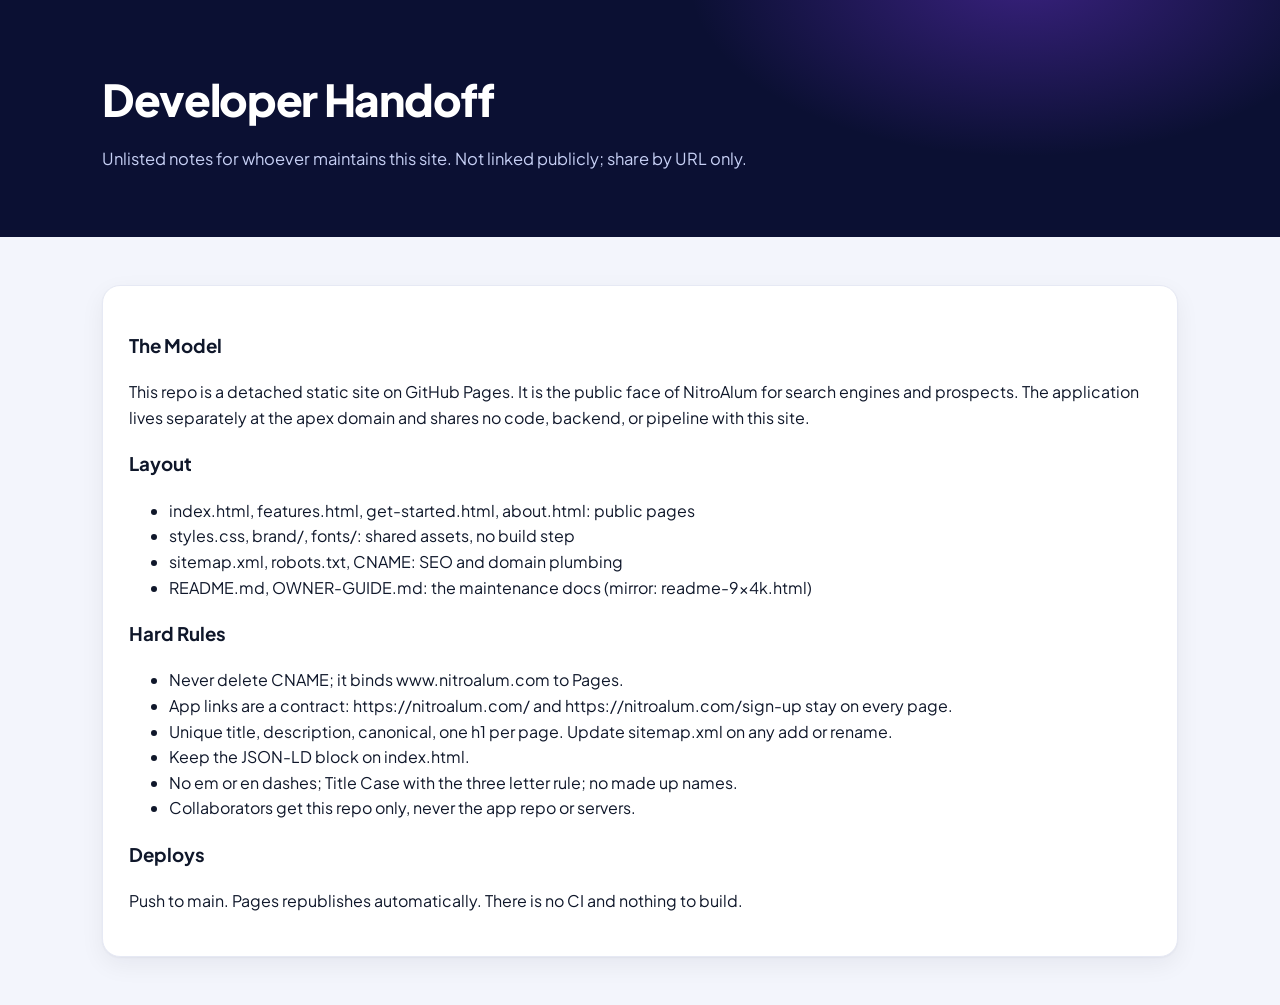
<file: dev-handoff-9x4k.html>
<!DOCTYPE html>
<html lang="en">
<head>
  <meta charset="utf-8">
  <meta name="viewport" content="width=device-width, initial-scale=1">
  <meta name="robots" content="noindex,nofollow">
  <title>NitroAlum Marketing Site - Developer Handoff</title>
  <link rel="stylesheet" href="styles.css">
</head>
<body>
<section class="page-hero">
  <div class="wrap">
    <h1>Developer Handoff</h1>
    <p>Unlisted notes for whoever maintains this site. Not linked publicly; share by URL only.</p>
  </div>
</section>
<section class="block tight">
  <div class="wrap">
    <div class="panel">
      <h3>The Model</h3>
      <p>This repo is a detached static site on GitHub Pages. It is the public face of NitroAlum for search engines and prospects. The application lives separately at the apex domain and shares no code, backend, or pipeline with this site.</p>
      <h3>Layout</h3>
      <ul>
        <li>index.html, features.html, get-started.html, about.html: public pages</li>
        <li>styles.css, brand/, fonts/: shared assets, no build step</li>
        <li>sitemap.xml, robots.txt, CNAME: SEO and domain plumbing</li>
        <li>README.md, OWNER-GUIDE.md: the maintenance docs (mirror: readme-9x4k.html)</li>
      </ul>
      <h3>Hard Rules</h3>
      <ul>
        <li>Never delete CNAME; it binds www.nitroalum.com to Pages.</li>
        <li>App links are a contract: https://nitroalum.com/ and https://nitroalum.com/sign-up stay on every page.</li>
        <li>Unique title, description, canonical, one h1 per page. Update sitemap.xml on any add or rename.</li>
        <li>Keep the JSON-LD block on index.html.</li>
        <li>No em or en dashes; Title Case with the three letter rule; no made up names.</li>
        <li>Collaborators get this repo only, never the app repo or servers.</li>
      </ul>
      <h3>Deploys</h3>
      <p>Push to main. Pages republishes automatically. There is no CI and nothing to build.</p>
    </div>
  </div>
</section>
</body>
</html>
</file>
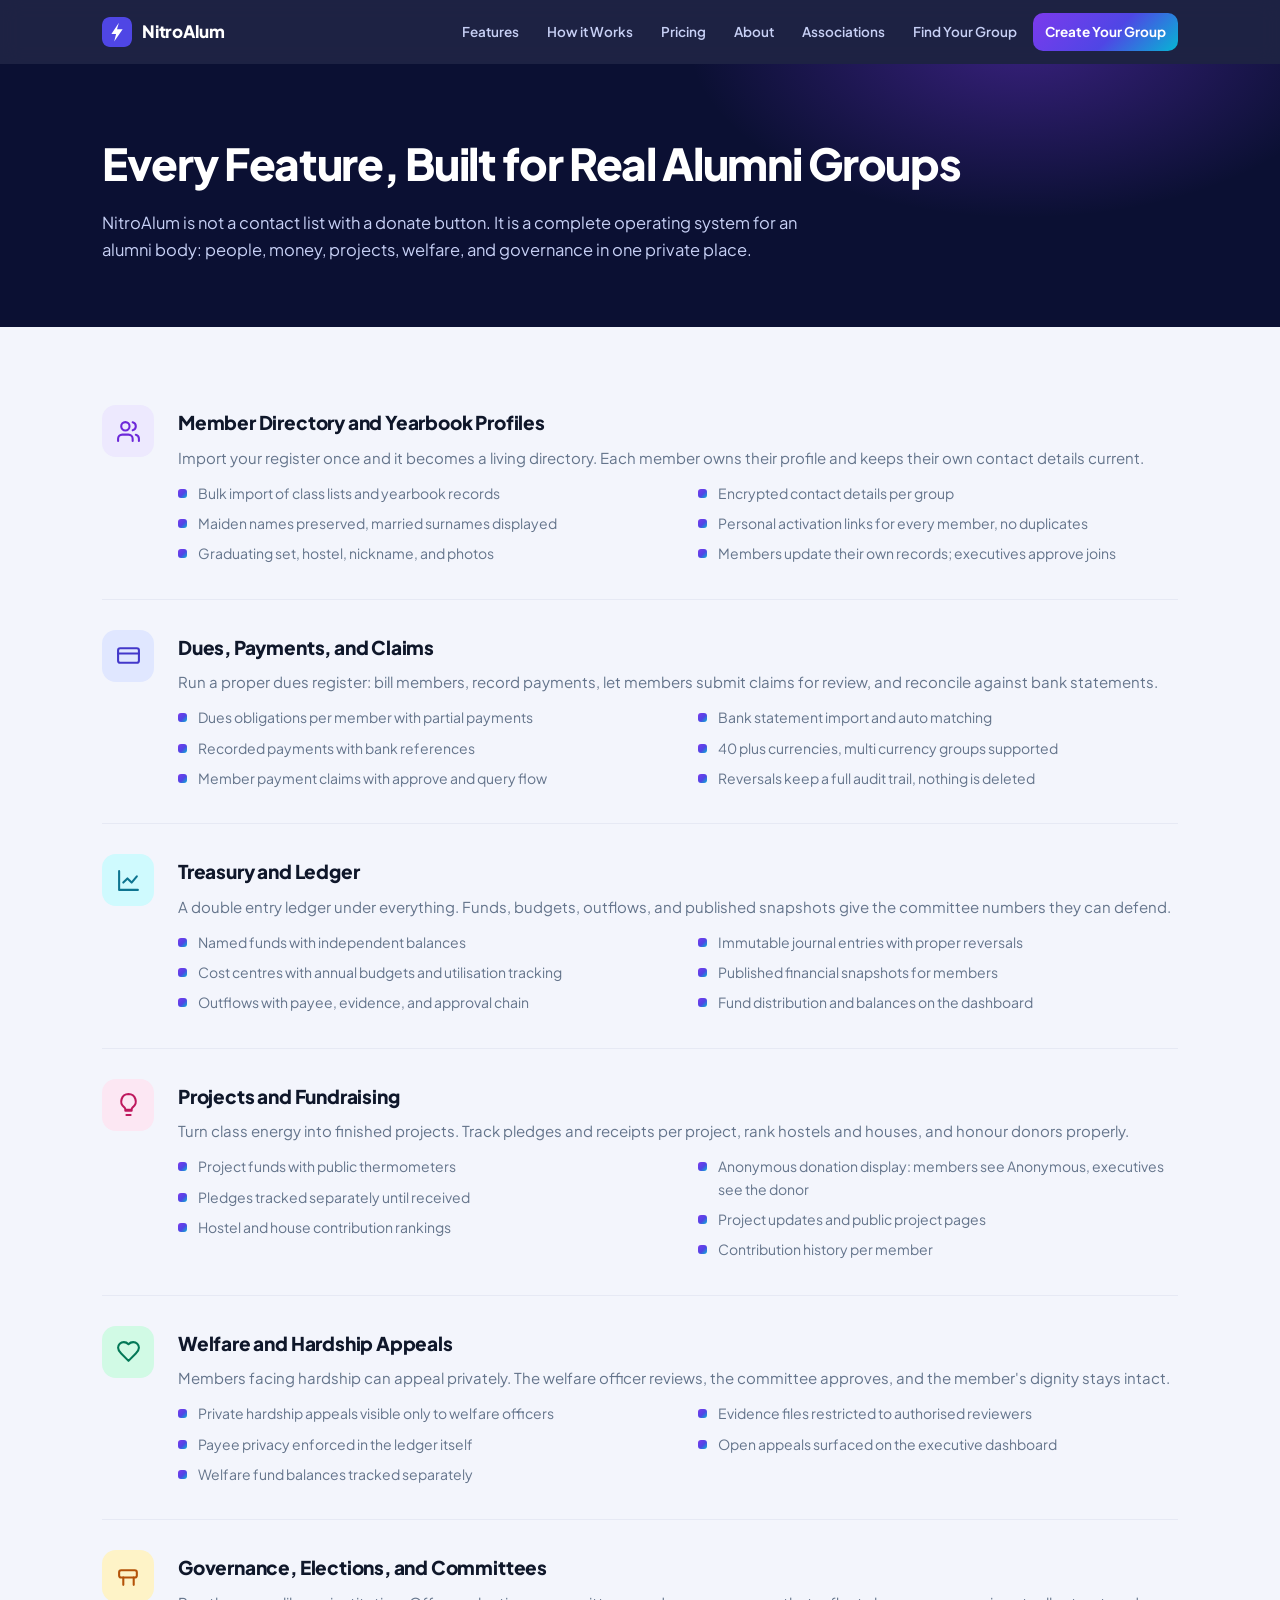
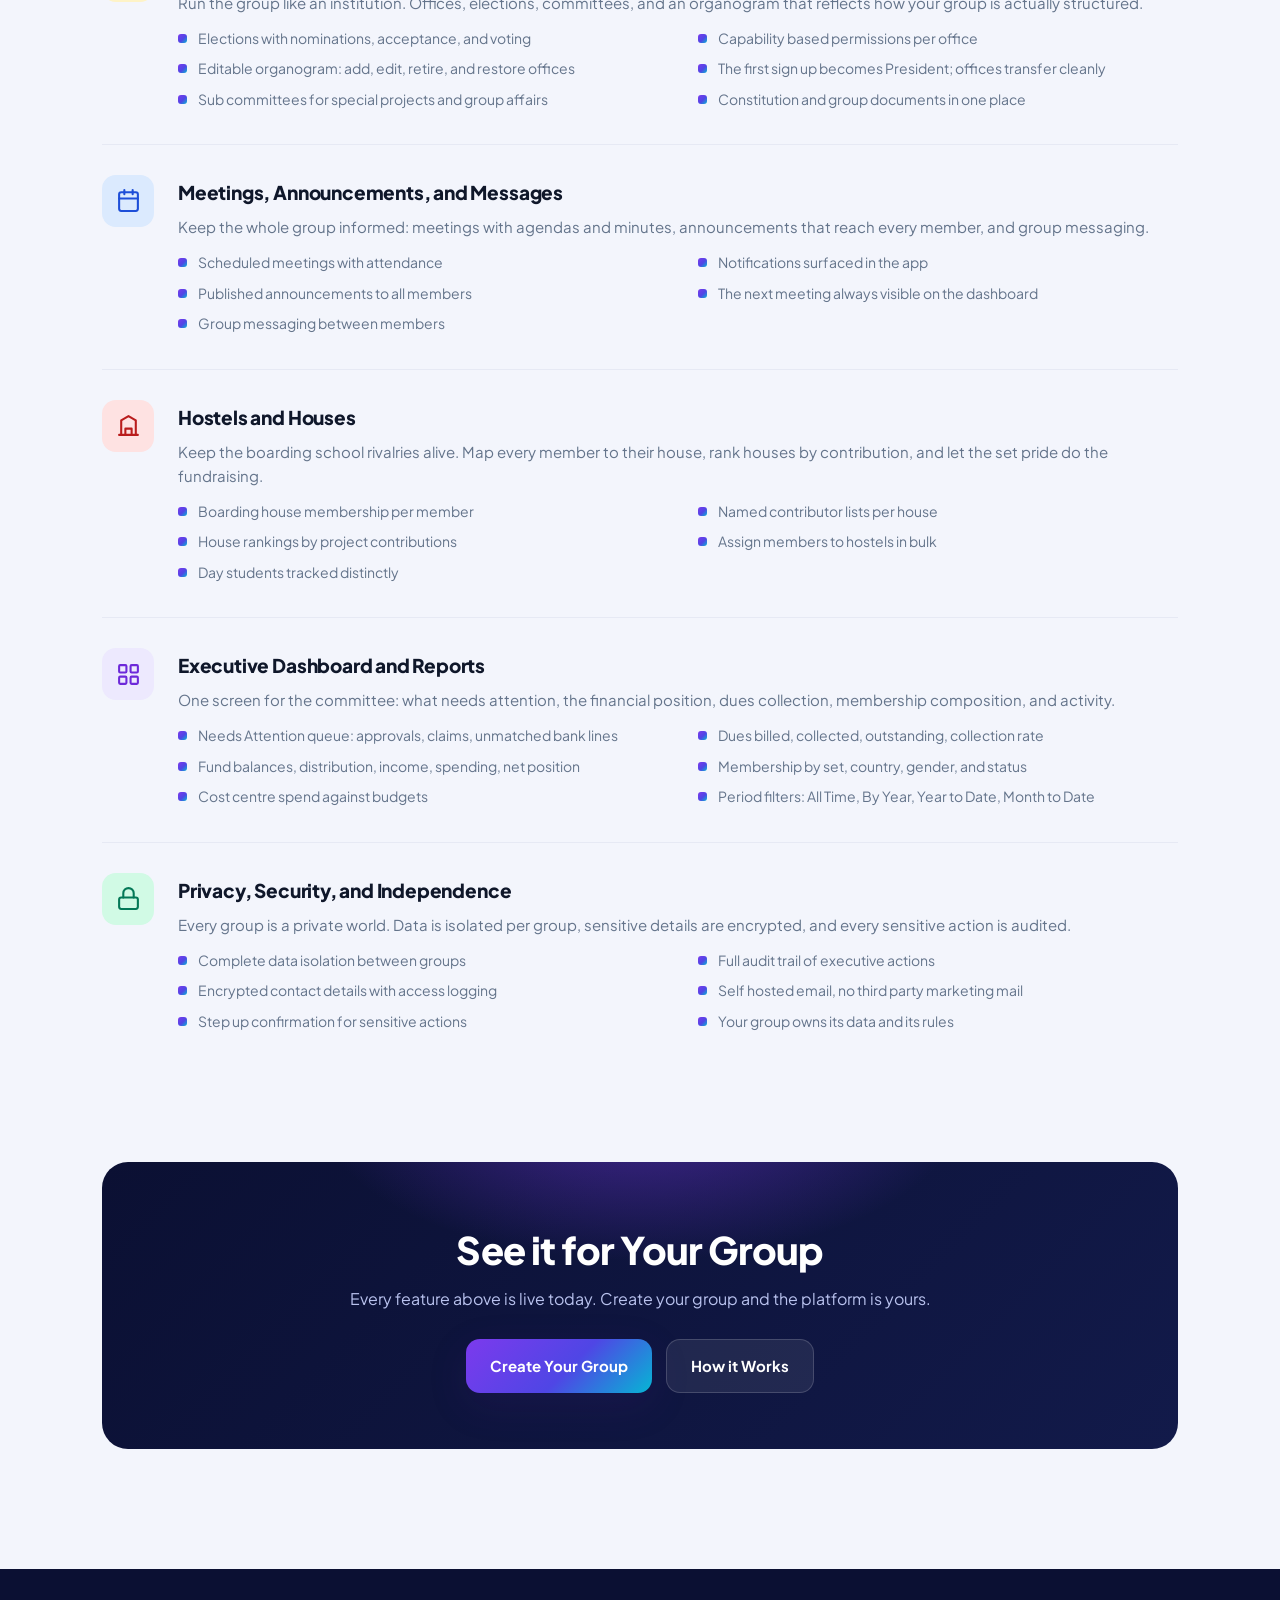
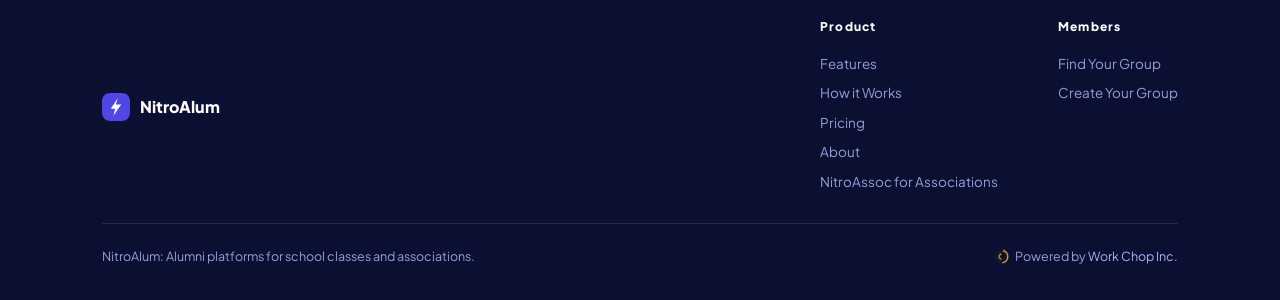
<file: features.html>
<!DOCTYPE html>
<html lang="en">
<head>
  <meta charset="utf-8">
  <meta name="viewport" content="width=device-width, initial-scale=1">
  <meta name="theme-color" content="#0b1033">
  <meta name="author" content="Work Chop Inc">
  <title>Features - NitroAlum Alumni Platform</title>
  <meta name="description" content="Everything NitroAlum gives an alumni group: directory and yearbook profiles, dues and claims, transparent treasury, project fundraising with anonymous donors, welfare appeals, elections, committees, hostels, meetings, and an executive dashboard.">
  <link rel="canonical" href="https://www.nitroalum.com/features.html">
  <meta property="og:type" content="website">
  <meta property="og:title" content="NitroAlum Features - Everything a Real Alumni Body Needs">
  <meta property="og:description" content="Directory, dues, treasury, projects, welfare, elections, committees, hostels, meetings, and live executive reporting - all inside your group's private platform.">
  <meta property="og:url" content="https://www.nitroalum.com/features.html">
  <meta property="og:site_name" content="NitroAlum">
  <meta property="og:locale" content="en_US">
  <meta property="og:image" content="https://www.nitroalum.com/og-card-2026.png">
  <meta property="og:image:width" content="1200">
  <meta property="og:image:height" content="630">
  <meta property="og:image:alt" content="NitroAlum features for alumni groups">
  <meta name="twitter:card" content="summary_large_image">
  <meta name="twitter:title" content="NitroAlum Features - Everything a Real Alumni Body Needs">
  <meta name="twitter:description" content="Directory, dues, treasury, projects, welfare, elections, committees, hostels, meetings, and live executive reporting - all inside your group's private platform.">
  <meta name="twitter:image" content="https://www.nitroalum.com/og-card-2026.png">
  <link rel="icon" href="brand/mark.svg" type="image/svg+xml">
  <link rel="icon" href="favicon-32.png" type="image/png" sizes="32x32">
  <link rel="apple-touch-icon" href="apple-touch-icon.png">
  <link rel="preload" href="fonts/plus-jakarta-sans-400.ttf" as="font" type="font/ttf" crossorigin>
  <link rel="preload" href="fonts/plus-jakarta-sans-800.ttf" as="font" type="font/ttf" crossorigin>
  <link rel="stylesheet" href="styles.css?v=5">
</head>
<body>

<header class="site-head">
  <div class="wrap">
    <a class="brand" href="/"><img src="brand/mark.svg" alt="NitroAlum logo"><span>NitroAlum</span></a>
    <nav aria-label="Main">
      <a class="hide-sm" href="features.html">Features</a>
      <a class="hide-sm" href="get-started.html">How it Works</a>
      <a class="hide-sm" href="pricing.html">Pricing</a>
      <a class="hide-sm" href="about.html">About</a>
      <a class="hide-sm" href="associations.html">Associations</a>
      <a class="nav-find" href="https://nitroalum.com/">Find Your Group</a>
      <a class="cta" href="https://nitroalum.com/sign-up">Create Your Group</a>
    </nav>
  </div>
</header>

<main>
<section class="page-hero">
  <div class="wrap">
    <h1>Every Feature, Built for Real Alumni Groups</h1>
    <p>NitroAlum is not a contact list with a donate button. It is a complete operating system for an alumni body: people, money, projects, welfare, and governance in one private place.</p>
  </div>
</section>

<section class="block tight">
  <div class="wrap">

    <div class="fblock">
      <span class="chip t-violet"><svg viewBox="0 0 24 24" fill="none" stroke="currentColor" stroke-width="2" stroke-linecap="round" stroke-linejoin="round"><path d="M16 21v-2a4 4 0 0 0-4-4H6a4 4 0 0 0-4 4v2"/><circle cx="9" cy="7" r="4"/><path d="M22 21v-2a4 4 0 0 0-3-3.87"/><path d="M16 3.13a4 4 0 0 1 0 7.75"/></svg></span>
      <div>
        <h3>Member Directory and Yearbook Profiles</h3>
        <p>Import your register once and it becomes a living directory. Each member owns their profile and keeps their own contact details current.</p>
        <ul>
          <li>Bulk import of class lists and yearbook records</li>
          <li>Maiden names preserved, married surnames displayed</li>
          <li>Graduating set, hostel, nickname, and photos</li>
          <li>Encrypted contact details per group</li>
          <li>Personal activation links for every member, no duplicates</li>
          <li>Members update their own records; executives approve joins</li>
        </ul>
      </div>
    </div>

    <div class="fblock">
      <span class="chip t-indigo"><svg viewBox="0 0 24 24" fill="none" stroke="currentColor" stroke-width="2" stroke-linecap="round" stroke-linejoin="round"><rect x="2" y="5" width="20" height="14" rx="2"/><path d="M2 10h20"/></svg></span>
      <div>
        <h3>Dues, Payments, and Claims</h3>
        <p>Run a proper dues register: bill members, record payments, let members submit claims for review, and reconcile against bank statements.</p>
        <ul>
          <li>Dues obligations per member with partial payments</li>
          <li>Recorded payments with bank references</li>
          <li>Member payment claims with approve and query flow</li>
          <li>Bank statement import and auto matching</li>
          <li>40 plus currencies, multi currency groups supported</li>
          <li>Reversals keep a full audit trail, nothing is deleted</li>
        </ul>
      </div>
    </div>

    <div class="fblock">
      <span class="chip t-cyan"><svg viewBox="0 0 24 24" fill="none" stroke="currentColor" stroke-width="2" stroke-linecap="round" stroke-linejoin="round"><path d="M3 3v18h18"/><path d="M7 14l4-4 4 4 5-6"/></svg></span>
      <div>
        <h3>Treasury and Ledger</h3>
        <p>A double entry ledger under everything. Funds, budgets, outflows, and published snapshots give the committee numbers they can defend.</p>
        <ul>
          <li>Named funds with independent balances</li>
          <li>Cost centres with annual budgets and utilisation tracking</li>
          <li>Outflows with payee, evidence, and approval chain</li>
          <li>Immutable journal entries with proper reversals</li>
          <li>Published financial snapshots for members</li>
          <li>Fund distribution and balances on the dashboard</li>
        </ul>
      </div>
    </div>

    <div class="fblock">
      <span class="chip t-pink"><svg viewBox="0 0 24 24" fill="none" stroke="currentColor" stroke-width="2" stroke-linecap="round" stroke-linejoin="round"><path d="M9 18h6"/><path d="M10 22h4"/><path d="M12 2a7 7 0 0 0-4 12.7c.6.5 1 1.4 1 2.3h6c0-.9.4-1.8 1-2.3A7 7 0 0 0 12 2z"/></svg></span>
      <div>
        <h3>Projects and Fundraising</h3>
        <p>Turn class energy into finished projects. Track pledges and receipts per project, rank hostels and houses, and honour donors properly.</p>
        <ul>
          <li>Project funds with public thermometers</li>
          <li>Pledges tracked separately until received</li>
          <li>Hostel and house contribution rankings</li>
          <li>Anonymous donation display: members see Anonymous, executives see the donor</li>
          <li>Project updates and public project pages</li>
          <li>Contribution history per member</li>
        </ul>
      </div>
    </div>

    <div class="fblock">
      <span class="chip t-green"><svg viewBox="0 0 24 24" fill="none" stroke="currentColor" stroke-width="2" stroke-linecap="round" stroke-linejoin="round"><path d="M19 14c1.5-1.5 3-3.2 3-5.5A5.5 5.5 0 0 0 16.5 3c-1.8 0-3 .5-4.5 2-1.5-1.5-2.7-2-4.5-2A5.5 5.5 0 0 0 2 8.5c0 2.3 1.5 4 3 5.5l7 7z"/></svg></span>
      <div>
        <h3>Welfare and Hardship Appeals</h3>
        <p>Members facing hardship can appeal privately. The welfare officer reviews, the committee approves, and the member's dignity stays intact.</p>
        <ul>
          <li>Private hardship appeals visible only to welfare officers</li>
          <li>Payee privacy enforced in the ledger itself</li>
          <li>Welfare fund balances tracked separately</li>
          <li>Evidence files restricted to authorised reviewers</li>
          <li>Open appeals surfaced on the executive dashboard</li>
        </ul>
      </div>
    </div>

    <div class="fblock">
      <span class="chip t-amber"><svg viewBox="0 0 24 24" fill="none" stroke="currentColor" stroke-width="2" stroke-linecap="round" stroke-linejoin="round"><path d="M18 6H5a2 2 0 0 0-2 2v3a2 2 0 0 0 2 2h13a2 2 0 0 0 2-2V8a2 2 0 0 0-2-2z"/><path d="M7 13v7"/><path d="M17 13v7"/></svg></span>
      <div>
        <h3>Governance, Elections, and Committees</h3>
        <p>Run the group like an institution. Offices, elections, committees, and an organogram that reflects how your group is actually structured.</p>
        <ul>
          <li>Elections with nominations, acceptance, and voting</li>
          <li>Editable organogram: add, edit, retire, and restore offices</li>
          <li>Sub committees for special projects and group affairs</li>
          <li>Capability based permissions per office</li>
          <li>The first sign up becomes President; offices transfer cleanly</li>
          <li>Constitution and group documents in one place</li>
        </ul>
      </div>
    </div>

    <div class="fblock">
      <span class="chip t-blue"><svg viewBox="0 0 24 24" fill="none" stroke="currentColor" stroke-width="2" stroke-linecap="round" stroke-linejoin="round"><rect x="3" y="4" width="18" height="18" rx="2"/><path d="M16 2v4"/><path d="M8 2v4"/><path d="M3 10h18"/></svg></span>
      <div>
        <h3>Meetings, Announcements, and Messages</h3>
        <p>Keep the whole group informed: meetings with agendas and minutes, announcements that reach every member, and group messaging.</p>
        <ul>
          <li>Scheduled meetings with attendance</li>
          <li>Published announcements to all members</li>
          <li>Group messaging between members</li>
          <li>Notifications surfaced in the app</li>
          <li>The next meeting always visible on the dashboard</li>
        </ul>
      </div>
    </div>

    <div class="fblock">
      <span class="chip t-red"><svg viewBox="0 0 24 24" fill="none" stroke="currentColor" stroke-width="2" stroke-linecap="round" stroke-linejoin="round"><path d="M3 21h18"/><path d="M5 21V7l7-4 7 4v14"/><path d="M9 21v-6h6v6"/></svg></span>
      <div>
        <h3>Hostels and Houses</h3>
        <p>Keep the boarding school rivalries alive. Map every member to their house, rank houses by contribution, and let the set pride do the fundraising.</p>
        <ul>
          <li>Boarding house membership per member</li>
          <li>House rankings by project contributions</li>
          <li>Day students tracked distinctly</li>
          <li>Named contributor lists per house</li>
          <li>Assign members to hostels in bulk</li>
        </ul>
      </div>
    </div>

    <div class="fblock">
      <span class="chip t-violet"><svg viewBox="0 0 24 24" fill="none" stroke="currentColor" stroke-width="2" stroke-linecap="round" stroke-linejoin="round"><rect x="3" y="3" width="7" height="7" rx="1"/><rect x="14" y="3" width="7" height="7" rx="1"/><rect x="14" y="14" width="7" height="7" rx="1"/><rect x="3" y="14" width="7" height="7" rx="1"/></svg></span>
      <div>
        <h3>Executive Dashboard and Reports</h3>
        <p>One screen for the committee: what needs attention, the financial position, dues collection, membership composition, and activity.</p>
        <ul>
          <li>Needs Attention queue: approvals, claims, unmatched bank lines</li>
          <li>Fund balances, distribution, income, spending, net position</li>
          <li>Cost centre spend against budgets</li>
          <li>Dues billed, collected, outstanding, collection rate</li>
          <li>Membership by set, country, gender, and status</li>
          <li>Period filters: All Time, By Year, Year to Date, Month to Date</li>
        </ul>
      </div>
    </div>

    <div class="fblock">
      <span class="chip t-green"><svg viewBox="0 0 24 24" fill="none" stroke="currentColor" stroke-width="2" stroke-linecap="round" stroke-linejoin="round"><rect x="3" y="11" width="18" height="11" rx="2"/><path d="M7 11V7a5 5 0 0 1 10 0v4"/></svg></span>
      <div>
        <h3>Privacy, Security, and Independence</h3>
        <p>Every group is a private world. Data is isolated per group, sensitive details are encrypted, and every sensitive action is audited.</p>
        <ul>
          <li>Complete data isolation between groups</li>
          <li>Encrypted contact details with access logging</li>
          <li>Step up confirmation for sensitive actions</li>
          <li>Full audit trail of executive actions</li>
          <li>Self hosted email, no third party marketing mail</li>
          <li>Your group owns its data and its rules</li>
        </ul>
      </div>
    </div>

  </div>
</section>

<section class="block tight">
  <div class="wrap">
    <div class="band">
      <h2>See it for Your Group</h2>
      <p>Every feature above is live today. Create your group and the platform is yours.</p>
      <div class="actions">
        <a class="btn primary" href="https://nitroalum.com/sign-up">Create Your Group</a>
        <a class="btn ghost" href="get-started.html">How it Works</a>
      </div>
    </div>
  </div>
</section>
</main>

<footer class="site-foot">
  <div class="wrap">
    <div class="top">
      <div class="fbrand"><img src="brand/mark.svg" alt=""><span>NitroAlum</span></div>
      <div class="cols">
        <div>
          <h4>Product</h4>
          <ul>
            <li><a href="features.html">Features</a></li>
            <li><a href="get-started.html">How it Works</a></li>
            <li><a href="pricing.html">Pricing</a></li>
            <li><a href="about.html">About</a></li>
            <li><a href="associations.html">NitroAssoc for Associations</a></li>
          </ul>
        </div>
        <div>
          <h4>Members</h4>
          <ul>
            <li><a href="https://nitroalum.com/">Find Your Group</a></li>
            <li><a href="https://nitroalum.com/sign-up">Create Your Group</a></li>
          </ul>
        </div>
      </div>
    </div>
    <div class="legal">
      <span>NitroAlum: Alumni platforms for school classes and associations.</span>
      <span class="pow"><img src="brand/workchop-mark.png" alt="Work Chop mark"> Powered by <a href="https://www.eworkchop.com" rel="noopener">Work Chop Inc.</a></span>
    </div>
  </div>
</footer>

</body>
</html>
</file>
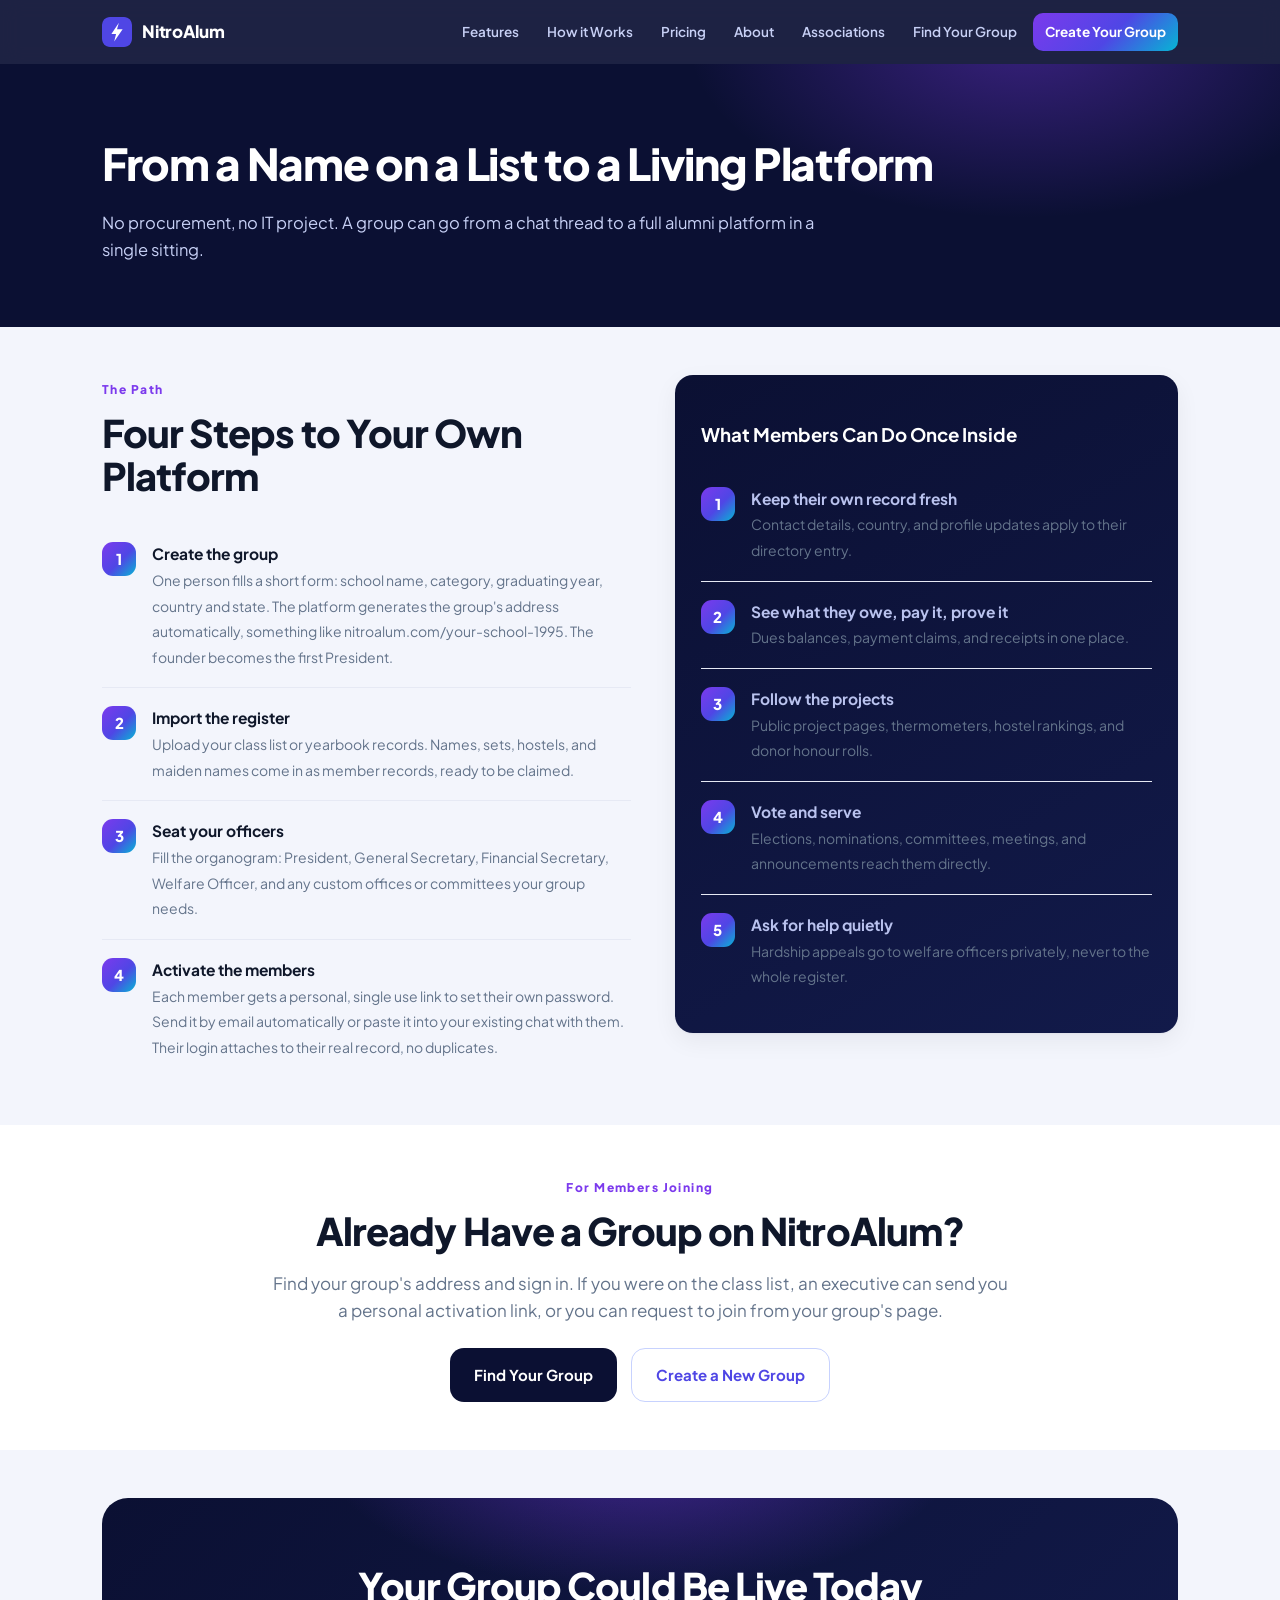
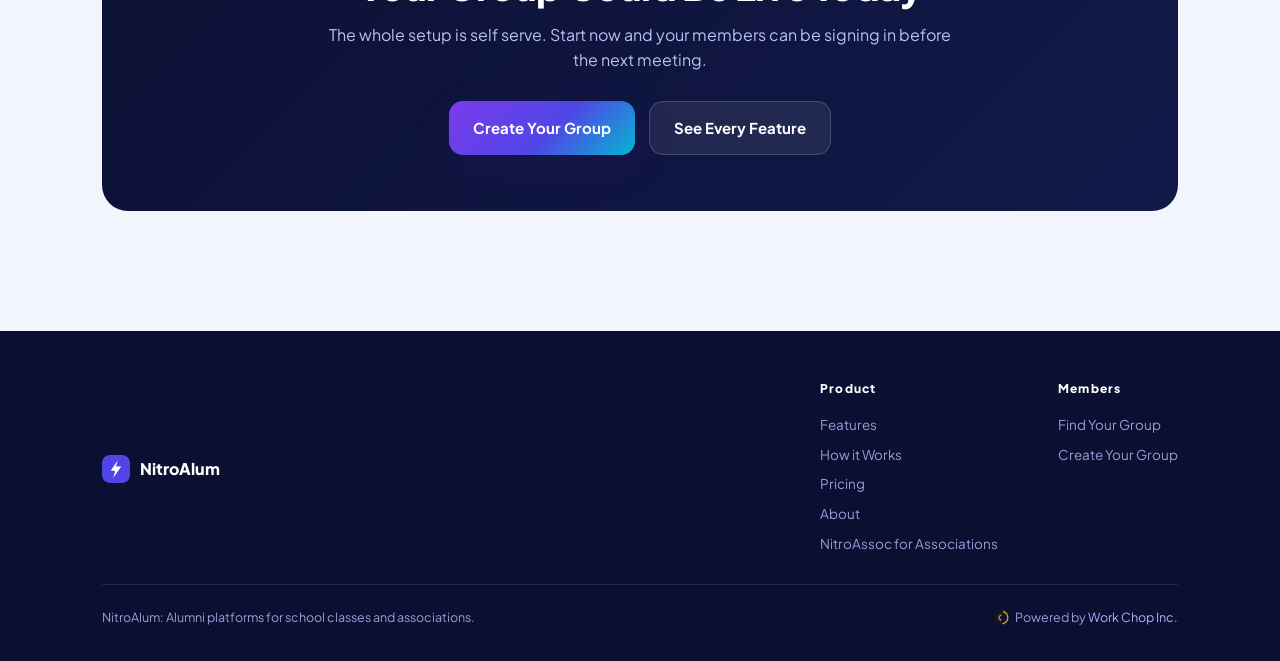
<file: get-started.html>
<!DOCTYPE html>
<html lang="en">
<head>
  <meta charset="utf-8">
  <meta name="viewport" content="width=device-width, initial-scale=1">
  <meta name="theme-color" content="#0b1033">
  <meta name="author" content="Work Chop Inc">
  <title>How it Works - NitroAlum</title>
  <meta name="description" content="How to bring your school class or association onto NitroAlum: create your group's platform in minutes, import your register, seat your officers, and activate every member with a personal link.">
  <link rel="canonical" href="https://www.nitroalum.com/get-started.html">
  <meta property="og:type" content="website">
  <meta property="og:title" content="How NitroAlum Works - From Group Chat to Real Platform">
  <meta property="og:description" content="Create your group, import your register, seat your officers, and send every member a personal activation link. No paperwork, no waiting.">
  <meta property="og:url" content="https://www.nitroalum.com/get-started.html">
  <meta property="og:site_name" content="NitroAlum">
  <meta property="og:locale" content="en_US">
  <meta property="og:image" content="https://www.nitroalum.com/og-card-2026.png">
  <meta property="og:image:width" content="1200">
  <meta property="og:image:height" content="630">
  <meta property="og:image:alt" content="How NitroAlum works for alumni groups">
  <meta name="twitter:card" content="summary_large_image">
  <meta name="twitter:title" content="How NitroAlum Works - From Group Chat to Real Platform">
  <meta name="twitter:description" content="Create your group, import your register, seat your officers, and send every member a personal activation link. No paperwork, no waiting.">
  <meta name="twitter:image" content="https://www.nitroalum.com/og-card-2026.png">
  <link rel="icon" href="brand/mark.svg" type="image/svg+xml">
  <link rel="icon" href="favicon-32.png" type="image/png" sizes="32x32">
  <link rel="apple-touch-icon" href="apple-touch-icon.png">
  <link rel="preload" href="fonts/plus-jakarta-sans-400.ttf" as="font" type="font/ttf" crossorigin>
  <link rel="preload" href="fonts/plus-jakarta-sans-800.ttf" as="font" type="font/ttf" crossorigin>
  <link rel="stylesheet" href="styles.css?v=5">
</head>
<body>

<header class="site-head">
  <div class="wrap">
    <a class="brand" href="/"><img src="brand/mark.svg" alt="NitroAlum logo"><span>NitroAlum</span></a>
    <nav aria-label="Main">
      <a class="hide-sm" href="features.html">Features</a>
      <a class="hide-sm" href="get-started.html">How it Works</a>
      <a class="hide-sm" href="pricing.html">Pricing</a>
      <a class="hide-sm" href="about.html">About</a>
      <a class="hide-sm" href="associations.html">Associations</a>
      <a class="nav-find" href="https://nitroalum.com/">Find Your Group</a>
      <a class="cta" href="https://nitroalum.com/sign-up">Create Your Group</a>
    </nav>
  </div>
</header>

<main>
<section class="page-hero">
  <div class="wrap">
    <h1>From a Name on a List to a Living Platform</h1>
    <p>No procurement, no IT project. A group can go from a chat thread to a full alumni platform in a single sitting.</p>
  </div>
</section>

<section class="block tight">
  <div class="wrap split">
    <div>
      <span class="kicker">The Path</span>
      <h2>Four Steps to Your Own Platform</h2>
      <ul class="steps">
        <li><div><b>Create the group</b><span>One person fills a short form: school name, category, graduating year, country and state. The platform generates the group's address automatically, something like nitroalum.com/your-school-1995. The founder becomes the first President.</span></div></li>
        <li><div><b>Import the register</b><span>Upload your class list or yearbook records. Names, sets, hostels, and maiden names come in as member records, ready to be claimed.</span></div></li>
        <li><div><b>Seat your officers</b><span>Fill the organogram: President, General Secretary, Financial Secretary, Welfare Officer, and any custom offices or committees your group needs.</span></div></li>
        <li><div><b>Activate the members</b><span>Each member gets a personal, single use link to set their own password. Send it by email automatically or paste it into your existing chat with them. Their login attaches to their real record, no duplicates.</span></div></li>
      </ul>
    </div>
    <div class="panel navy">
      <h3>What Members Can Do Once Inside</h3>
      <ul class="steps" style="margin-top:14px">
        <li><div><b>Keep their own record fresh</b><span>Contact details, country, and profile updates apply to their directory entry.</span></div></li>
        <li><div><b>See what they owe, pay it, prove it</b><span>Dues balances, payment claims, and receipts in one place.</span></div></li>
        <li><div><b>Follow the projects</b><span>Public project pages, thermometers, hostel rankings, and donor honour rolls.</span></div></li>
        <li><div><b>Vote and serve</b><span>Elections, nominations, committees, meetings, and announcements reach them directly.</span></div></li>
        <li><div><b>Ask for help quietly</b><span>Hardship appeals go to welfare officers privately, never to the whole register.</span></div></li>
      </ul>
    </div>
  </div>
</section>

<section class="block tight" style="background:#fff">
  <div class="wrap">
    <div class="center">
      <span class="kicker">For Members Joining</span>
      <h2>Already Have a Group on NitroAlum?</h2>
      <p class="lede">Find your group's address and sign in. If you were on the class list, an executive can send you a personal activation link, or you can request to join from your group's page.</p>
      <div class="actions" style="display:flex;justify-content:center;gap:14px;flex-wrap:wrap;margin-top:24px">
        <a class="btn dark" href="https://nitroalum.com/">Find Your Group</a>
        <a class="btn outline" href="https://nitroalum.com/sign-up">Create a New Group</a>
      </div>
    </div>
  </div>
</section>

<section class="block tight">
  <div class="wrap">
    <div class="band">
      <h2>Your Group Could Be Live Today</h2>
      <p>The whole setup is self serve. Start now and your members can be signing in before the next meeting.</p>
      <div class="actions">
        <a class="btn primary" href="https://nitroalum.com/sign-up">Create Your Group</a>
        <a class="btn ghost" href="features.html">See Every Feature</a>
      </div>
    </div>
  </div>
</section>
</main>

<footer class="site-foot">
  <div class="wrap">
    <div class="top">
      <div class="fbrand"><img src="brand/mark.svg" alt=""><span>NitroAlum</span></div>
      <div class="cols">
        <div>
          <h4>Product</h4>
          <ul>
            <li><a href="features.html">Features</a></li>
            <li><a href="get-started.html">How it Works</a></li>
            <li><a href="pricing.html">Pricing</a></li>
            <li><a href="about.html">About</a></li>
            <li><a href="associations.html">NitroAssoc for Associations</a></li>
          </ul>
        </div>
        <div>
          <h4>Members</h4>
          <ul>
            <li><a href="https://nitroalum.com/">Find Your Group</a></li>
            <li><a href="https://nitroalum.com/sign-up">Create Your Group</a></li>
          </ul>
        </div>
      </div>
    </div>
    <div class="legal">
      <span>NitroAlum: Alumni platforms for school classes and associations.</span>
      <span class="pow"><img src="brand/workchop-mark.png" alt="Work Chop mark"> Powered by <a href="https://www.eworkchop.com" rel="noopener">Work Chop Inc.</a></span>
    </div>
  </div>
</footer>

</body>
</html>
</file>
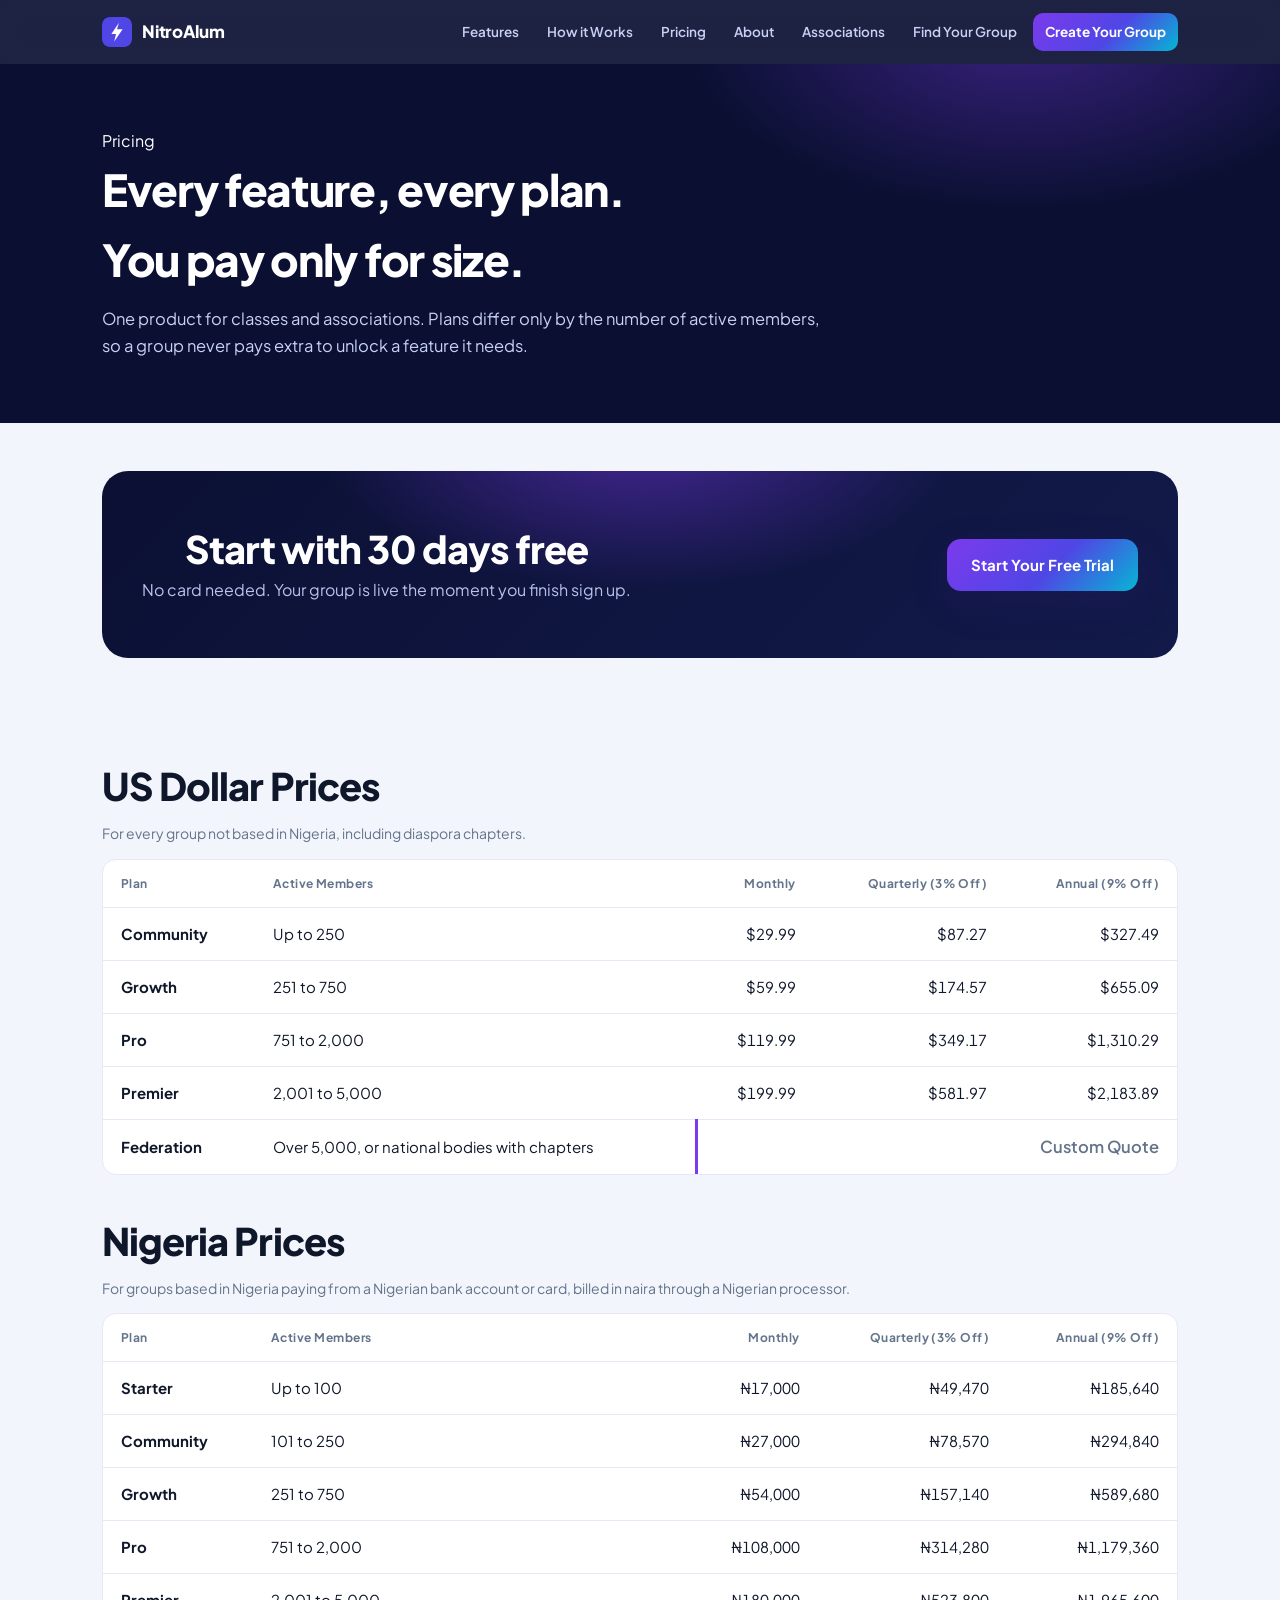
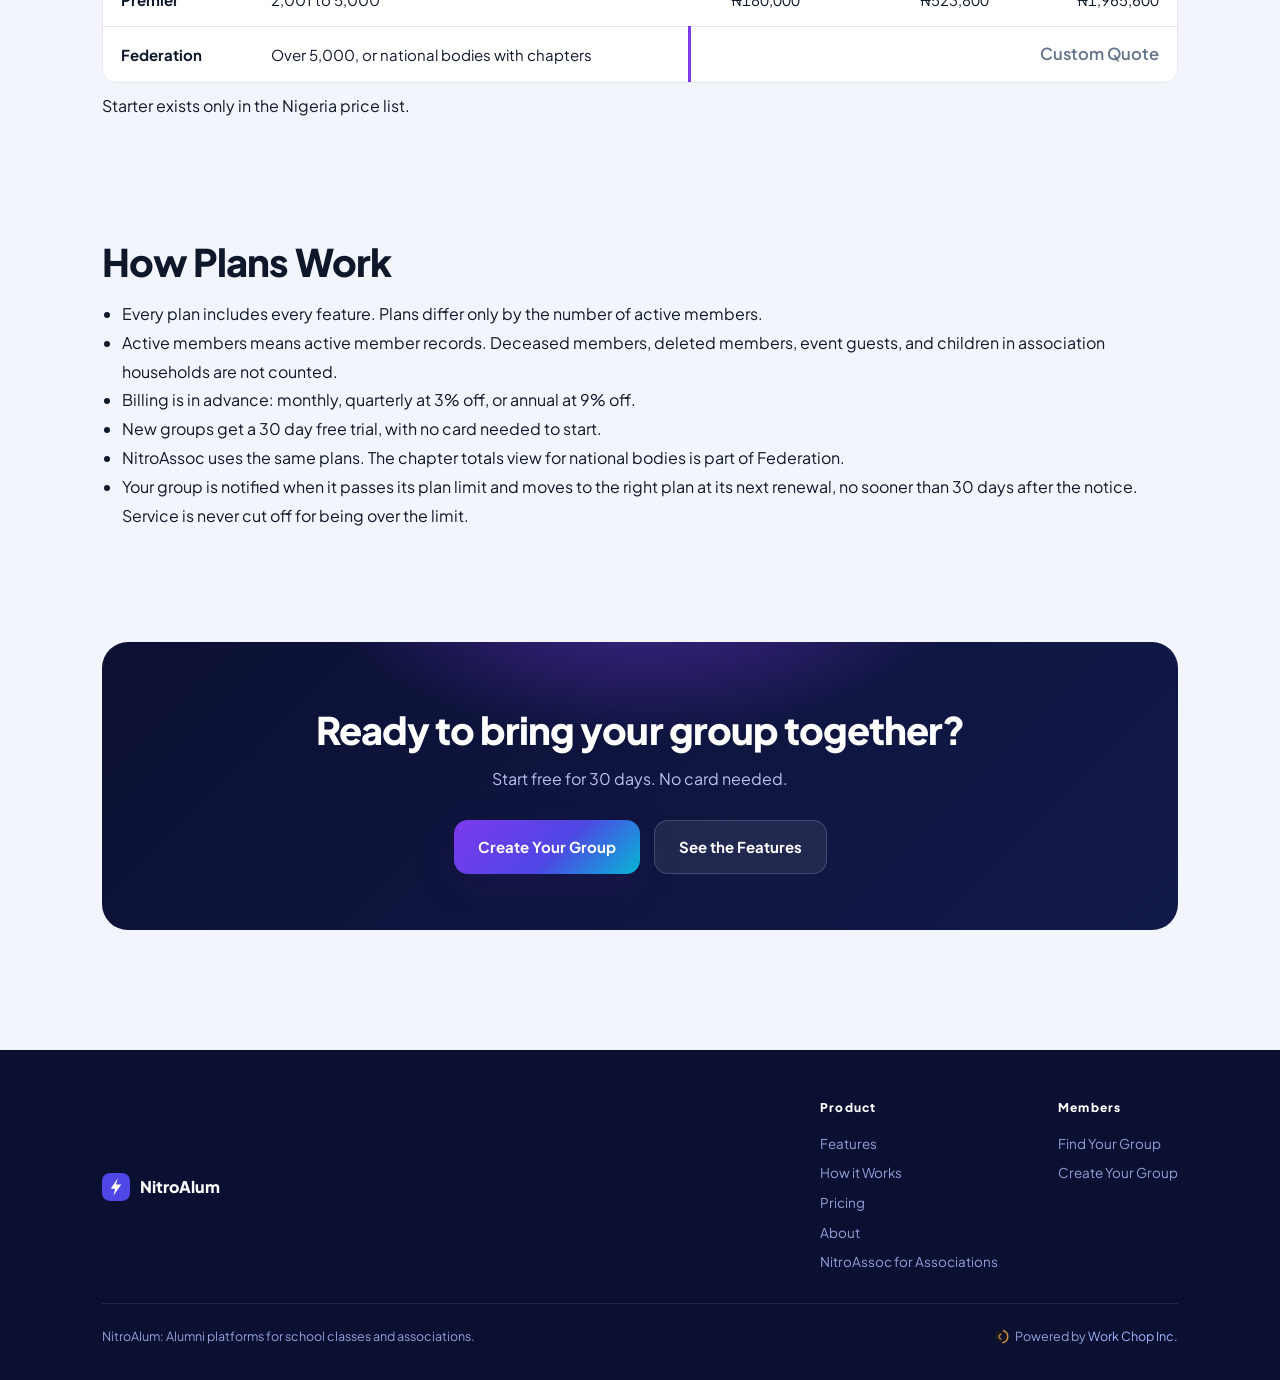
<file: pricing.html>
<!DOCTYPE html>
<html lang="en">
<head>
  <meta charset="utf-8">
  <meta name="viewport" content="width=device-width, initial-scale=1">
  <meta name="theme-color" content="#0b1033">
  <meta name="author" content="Work Chop Inc">
  <title>Pricing - NitroAlum and NitroAssoc</title>
  <meta name="description" content="Simple pricing for every size of class or association. Every plan includes every feature; you pay only for the number of active members. 30 day free trial, no card needed.">
  <link rel="canonical" href="https://www.nitroalum.com/pricing.html">
  <meta property="og:type" content="website">
  <meta property="og:title" content="Pricing - NitroAlum and NitroAssoc">
  <meta property="og:description" content="Every plan includes every feature. Monthly, quarterly at 3% off, or annual at 9% off. 30 day free trial, no card needed.">
  <meta property="og:url" content="https://www.nitroalum.com/pricing.html">
  <meta property="og:site_name" content="NitroAlum">
  <meta property="og:locale" content="en_US">
  <meta property="og:image" content="https://www.nitroalum.com/og-card-2026.png">
  <meta property="og:image:width" content="1200">
  <meta property="og:image:height" content="630">
  <meta name="twitter:card" content="summary_large_image">
  <meta name="twitter:title" content="Pricing - NitroAlum and NitroAssoc">
  <meta name="twitter:description" content="Every plan includes every feature. Monthly, quarterly at 3% off, or annual at 9% off. 30 day free trial, no card needed.">
  <meta name="twitter:image" content="https://www.nitroalum.com/og-card-2026.png">
  <link rel="icon" href="brand/mark.svg" type="image/svg+xml">
  <link rel="icon" href="favicon-32.png" type="image/png" sizes="32x32">
  <link rel="apple-touch-icon" href="apple-touch-icon.png">
  <link rel="preload" href="fonts/plus-jakarta-sans-400.ttf" as="font" type="font/ttf" crossorigin>
  <link rel="preload" href="fonts/plus-jakarta-sans-800.ttf" as="font" type="font/ttf" crossorigin>
  <link rel="stylesheet" href="styles.css?v=5">
  <style>
    .ptable-wrap { overflow-x: auto; border: 1px solid var(--line); border-radius: 14px; background: #fff; }
    table.ptable { width: 100%; border-collapse: collapse; font-size: 15px; min-width: 560px; }
    .ptable th, .ptable td { padding: 14px 18px; text-align: left; }
    .ptable thead th { font-size: 12px; letter-spacing: .04em; color: var(--muted); border-bottom: 1px solid var(--line); }
    .ptable tbody tr + tr td { border-top: 1px solid var(--line); }
    .ptable td.num, .ptable th.num { text-align: right; white-space: nowrap; font-variant-numeric: tabular-nums; }
    .ptable .plan { font-weight: 700; }
    .ptable .band-note { color: var(--muted); font-size: 13px; }
    .ptable .quote { color: var(--muted); }
    .prices h3 { margin: 34px 0 6px; }
    .prices .sect-note { color: var(--muted); margin: 0 0 14px; font-size: 14px; }
    .trial-band { display: flex; flex-wrap: wrap; gap: 10px 28px; align-items: center; justify-content: space-between; }
  </style>
</head>
<body>

<header class="site-head">
  <div class="wrap">
    <a class="brand" href="/"><img src="brand/mark.svg" alt="NitroAlum logo"><span>NitroAlum</span></a>
    <nav aria-label="Main">
      <a class="hide-sm" href="features.html">Features</a>
      <a class="hide-sm" href="get-started.html">How it Works</a>
      <a class="hide-sm" href="pricing.html">Pricing</a>
      <a class="hide-sm" href="about.html">About</a>
      <a class="hide-sm" href="associations.html">Associations</a>
      <a class="nav-find" href="https://nitroalum.com/">Find Your Group</a>
      <a class="cta" href="https://nitroalum.com/sign-up">Create Your Group</a>
    </nav>
  </div>
</header>

<main>

<section class="page-hero">
  <div class="wrap">
    <span class="eyebrow">Pricing</span>
    <h1>Every feature, every plan.<br>You pay only for size.</h1>
    <p class="lede">One product for classes and associations. Plans differ only by the number of active members, so a group never pays extra to unlock a feature it needs.</p>
  </div>
</section>

<section class="block tight">
  <div class="wrap">
    <div class="band trial-band">
      <div>
        <h2 style="margin:0 0 6px">Start with 30 days free</h2>
        <p style="margin:0">No card needed. Your group is live the moment you finish sign up.</p>
      </div>
      <a class="btn primary" href="https://nitroalum.com/sign-up">Start Your Free Trial</a>
    </div>
  </div>
</section>

<section class="block tight prices">
  <div class="wrap">
    <h2>US Dollar Prices</h2>
    <p class="sect-note">For every group not based in Nigeria, including diaspora chapters.</p>
    <div class="ptable-wrap">
      <table class="ptable">
        <thead>
          <tr>
            <th>Plan</th>
            <th>Active Members</th>
            <th class="num">Monthly</th>
            <th class="num">Quarterly (3% Off)</th>
            <th class="num">Annual (9% Off)</th>
          </tr>
        </thead>
        <tbody>
          <tr><td class="plan">Community</td><td>Up to 250</td><td class="num">$29.99</td><td class="num">$87.27</td><td class="num">$327.49</td></tr>
          <tr><td class="plan">Growth</td><td>251 to 750</td><td class="num">$59.99</td><td class="num">$174.57</td><td class="num">$655.09</td></tr>
          <tr><td class="plan">Pro</td><td>751 to 2,000</td><td class="num">$119.99</td><td class="num">$349.17</td><td class="num">$1,310.29</td></tr>
          <tr><td class="plan">Premier</td><td>2,001 to 5,000</td><td class="num">$199.99</td><td class="num">$581.97</td><td class="num">$2,183.89</td></tr>
          <tr><td class="plan">Federation</td><td>Over 5,000, or national bodies with chapters</td><td class="num quote" colspan="3">Custom Quote</td></tr>
        </tbody>
      </table>
    </div>

    <h2 style="margin-top:44px">Nigeria Prices</h2>
    <p class="sect-note">For groups based in Nigeria paying from a Nigerian bank account or card, billed in naira through a Nigerian processor.</p>
    <div class="ptable-wrap">
      <table class="ptable">
        <thead>
          <tr>
            <th>Plan</th>
            <th>Active Members</th>
            <th class="num">Monthly</th>
            <th class="num">Quarterly (3% Off)</th>
            <th class="num">Annual (9% Off)</th>
          </tr>
        </thead>
        <tbody>
          <tr><td class="plan">Starter</td><td>Up to 100</td><td class="num">₦17,000</td><td class="num">₦49,470</td><td class="num">₦185,640</td></tr>
          <tr><td class="plan">Community</td><td>101 to 250</td><td class="num">₦27,000</td><td class="num">₦78,570</td><td class="num">₦294,840</td></tr>
          <tr><td class="plan">Growth</td><td>251 to 750</td><td class="num">₦54,000</td><td class="num">₦157,140</td><td class="num">₦589,680</td></tr>
          <tr><td class="plan">Pro</td><td>751 to 2,000</td><td class="num">₦108,000</td><td class="num">₦314,280</td><td class="num">₦1,179,360</td></tr>
          <tr><td class="plan">Premier</td><td>2,001 to 5,000</td><td class="num">₦180,000</td><td class="num">₦523,800</td><td class="num">₦1,965,600</td></tr>
          <tr><td class="plan">Federation</td><td>Over 5,000, or national bodies with chapters</td><td class="num quote" colspan="3">Custom Quote</td></tr>
        </tbody>
      </table>
    </div>
    <p class="band-note" style="margin-top:10px">Starter exists only in the Nigeria price list.</p>
  </div>
</section>

<section class="block tight">
  <div class="wrap">
    <h2>How Plans Work</h2>
    <ul style="line-height:1.8; padding-left:20px">
      <li>Every plan includes every feature. Plans differ only by the number of active members.</li>
      <li>Active members means active member records. Deceased members, deleted members, event guests, and children in association households are not counted.</li>
      <li>Billing is in advance: monthly, quarterly at 3% off, or annual at 9% off.</li>
      <li>New groups get a 30 day free trial, with no card needed to start.</li>
      <li>NitroAssoc uses the same plans. The chapter totals view for national bodies is part of Federation.</li>
      <li>Your group is notified when it passes its plan limit and moves to the right plan at its next renewal, no sooner than 30 days after the notice. Service is never cut off for being over the limit.</li>
    </ul>
  </div>
</section>

<section class="block tight">
  <div class="wrap">
    <div class="band">
      <div>
        <h2>Ready to bring your group together?</h2>
        <p>Start free for 30 days. No card needed.</p>
      </div>
      <div class="actions">
        <a class="btn primary" href="https://nitroalum.com/sign-up">Create Your Group</a>
        <a class="btn ghost" href="features.html">See the Features</a>
      </div>
    </div>
  </div>
</section>

</main>

<footer class="site-foot">
  <div class="wrap">
    <div class="top">
      <div class="fbrand"><img src="brand/mark.svg" alt=""><span>NitroAlum</span></div>
      <div class="cols">
        <div>
          <h4>Product</h4>
          <ul>
            <li><a href="features.html">Features</a></li>
            <li><a href="get-started.html">How it Works</a></li>
            <li><a href="pricing.html">Pricing</a></li>
            <li><a href="about.html">About</a></li>
            <li><a href="associations.html">NitroAssoc for Associations</a></li>
          </ul>
        </div>
        <div>
          <h4>Members</h4>
          <ul>
            <li><a href="https://nitroalum.com/">Find Your Group</a></li>
            <li><a href="https://nitroalum.com/sign-up">Create Your Group</a></li>
          </ul>
        </div>
      </div>
    </div>
    <div class="legal">
      <span>NitroAlum: Alumni platforms for school classes and associations.</span>
      <span class="pow"><img src="brand/workchop-mark.png" alt="Work Chop mark"> Powered by <a href="https://www.eworkchop.com" rel="noopener">Work Chop Inc.</a></span>
    </div>
  </div>
</footer>

</body>
</html>
</file>
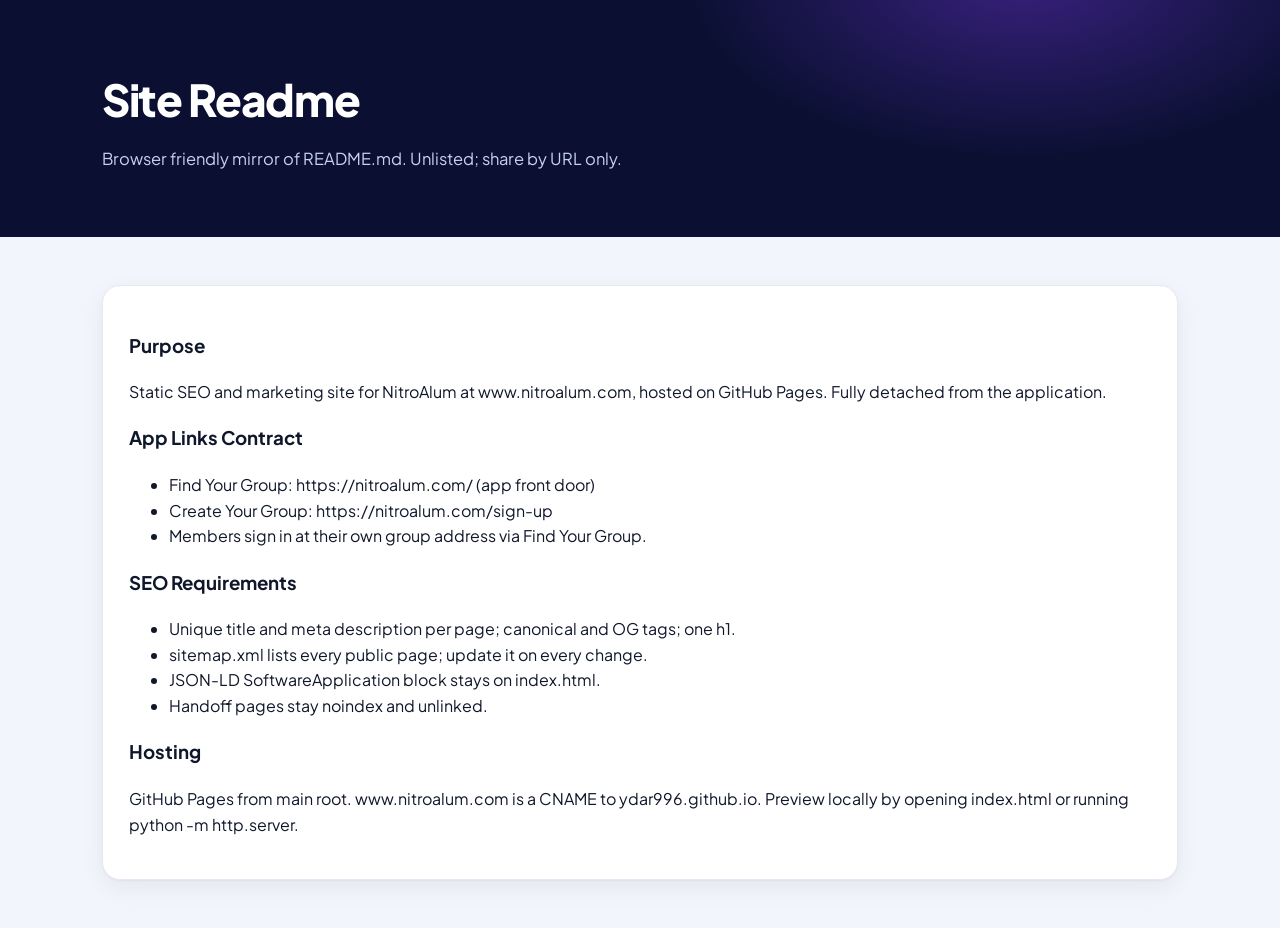
<file: readme-9x4k.html>
<!DOCTYPE html>
<html lang="en">
<head>
  <meta charset="utf-8">
  <meta name="viewport" content="width=device-width, initial-scale=1">
  <meta name="robots" content="noindex,nofollow">
  <title>NitroAlum Marketing Site - Readme</title>
  <link rel="stylesheet" href="styles.css">
</head>
<body>
<section class="page-hero">
  <div class="wrap">
    <h1>Site Readme</h1>
    <p>Browser friendly mirror of README.md. Unlisted; share by URL only.</p>
  </div>
</section>
<section class="block tight">
  <div class="wrap">
    <div class="panel">
      <h3>Purpose</h3>
      <p>Static SEO and marketing site for NitroAlum at www.nitroalum.com, hosted on GitHub Pages. Fully detached from the application.</p>
      <h3>App Links Contract</h3>
      <ul>
        <li>Find Your Group: https://nitroalum.com/ (app front door)</li>
        <li>Create Your Group: https://nitroalum.com/sign-up</li>
        <li>Members sign in at their own group address via Find Your Group.</li>
      </ul>
      <h3>SEO Requirements</h3>
      <ul>
        <li>Unique title and meta description per page; canonical and OG tags; one h1.</li>
        <li>sitemap.xml lists every public page; update it on every change.</li>
        <li>JSON-LD SoftwareApplication block stays on index.html.</li>
        <li>Handoff pages stay noindex and unlinked.</li>
      </ul>
      <h3>Hosting</h3>
      <p>GitHub Pages from main root. www.nitroalum.com is a CNAME to ydar996.github.io. Preview locally by opening index.html or running python -m http.server.</p>
    </div>
  </div>
</section>
</body>
</html>
</file>
<file: styles.css>
/* NitroAlum marketing site - shared styles. Plain CSS, no build. */
@font-face {
  font-family: "Plus Jakarta Sans";
  src: url("fonts/plus-jakarta-sans-400.ttf") format("truetype");
  font-weight: 400;
  font-display: swap;
}
@font-face {
  font-family: "Plus Jakarta Sans";
  src: url("fonts/plus-jakarta-sans-500.ttf") format("truetype");
  font-weight: 500;
  font-display: swap;
}
@font-face {
  font-family: "Plus Jakarta Sans";
  src: url("fonts/plus-jakarta-sans-600.ttf") format("truetype");
  font-weight: 600;
  font-display: swap;
}
@font-face {
  font-family: "Plus Jakarta Sans";
  src: url("fonts/plus-jakarta-sans-700.ttf") format("truetype");
  font-weight: 700;
  font-display: swap;
}
@font-face {
  font-family: "Plus Jakarta Sans";
  src: url("fonts/plus-jakarta-sans-800.ttf") format("truetype");
  font-weight: 800;
  font-display: swap;
}

:root {
  --navy: #0b1033;
  --navy-2: #121a4a;
  --ink: #0f172a;
  --muted: #64748b;
  --line: #e6e9f4;
  --bg: #f3f5fc;
  --card: #ffffff;
  --violet: #7c3aed;
  --indigo: #4f46e5;
  --cyan: #06b6d4;
  --pink: #ec4899;
  --green: #10b981;
  --amber: #f59e0b;
  --grad: linear-gradient(135deg, #7c3aed, #4f46e5 55%, #06b6d4);
  --r: 18px;
  --shadow: 0 1px 2px rgb(15 23 42 / 0.04), 0 8px 24px rgb(15 23 42 / 0.06);
  --shadow-lg: 0 12px 40px rgb(76 29 149 / 0.14);
}

* { box-sizing: border-box; }
html { scroll-behavior: smooth; }
body {
  margin: 0;
  font-family: "Plus Jakarta Sans", system-ui, -apple-system, "Segoe UI", sans-serif;
  color: var(--ink);
  background: var(--bg);
  line-height: 1.6;
  -webkit-font-smoothing: antialiased;
}
img { max-width: 100%; }
a { color: var(--indigo); }

.wrap { max-width: 1120px; margin: 0 auto; padding: 0 22px; }

/* ---------- Header ---------- */
.site-head {
  position: sticky;
  top: 0;
  z-index: 50;
  background: rgb(11 16 51 / 0.92);
  backdrop-filter: blur(10px);
}
.site-head .wrap {
  display: flex;
  align-items: center;
  gap: 22px;
  height: 64px;
}
.site-head .brand {
  display: flex;
  align-items: center;
  gap: 10px;
  color: #fff;
  text-decoration: none;
  font-weight: 800;
  font-size: 17px;
  letter-spacing: -0.01em;
}
.site-head .brand img { width: 30px; height: 30px; border-radius: 8px; }
.site-head nav {
  display: flex;
  align-items: center;
  gap: 4px;
  margin-left: auto;
}
.site-head nav a {
  color: #c7d0f5;
  text-decoration: none;
  font-size: 13.5px;
  font-weight: 600;
  padding: 8px 12px;
  border-radius: 10px;
}
.site-head nav a:hover { color: #fff; background: rgb(255 255 255 / 0.08); }
.site-head .cta {
  background: var(--grad);
  color: #fff !important;
  font-weight: 700;
}
.site-head .cta:hover { opacity: 0.92; background: var(--grad); }

/* ---------- Hero ---------- */
.hero {
  background: var(--navy);
  color: #fff;
  position: relative;
  overflow: hidden;
}
.hero::before {
  content: "";
  position: absolute;
  inset: 0;
  background:
    radial-gradient(700px 380px at 85% -10%, rgb(124 58 237 / 0.45), transparent 60%),
    radial-gradient(600px 340px at 10% 110%, rgb(6 182 212 / 0.28), transparent 60%);
  pointer-events: none;
}
.hero .wrap { position: relative; padding: 84px 22px 92px; }
.hero .eyebrow {
  display: inline-flex;
  align-items: center;
  gap: 8px;
  font-size: 12.5px;
  font-weight: 700;
  color: #a5b4fc;
  background: rgb(124 58 237 / 0.18);
  border: 1px solid rgb(124 58 237 / 0.4);
  padding: 6px 14px;
  border-radius: 99px;
}
.hero h1 {
  font-size: clamp(34px, 5.4vw, 58px);
  line-height: 1.06;
  letter-spacing: -0.035em;
  font-weight: 800;
  margin: 22px 0 18px;
  max-width: 16ch;
}
.hero h1 .grad {
  background: linear-gradient(90deg, #a78bfa, #67e8f9);
  -webkit-background-clip: text;
  background-clip: text;
  color: transparent;
}
.hero p.lede {
  font-size: clamp(16px, 2vw, 19px);
  color: #c7d0f5;
  max-width: 56ch;
  margin: 0 0 34px;
}
.hero .actions { display: flex; flex-wrap: wrap; gap: 14px; }
.btn {
  display: inline-flex;
  align-items: center;
  gap: 8px;
  padding: 14px 24px;
  border-radius: 14px;
  font-size: 15px;
  font-weight: 700;
  text-decoration: none;
  border: none;
  cursor: pointer;
}
.btn.primary { background: var(--grad); color: #fff; box-shadow: var(--shadow-lg); }
.btn.primary:hover { filter: brightness(1.07); }
.btn.ghost { background: rgb(255 255 255 / 0.08); color: #fff; border: 1px solid rgb(255 255 255 / 0.16); }
.btn.ghost:hover { background: rgb(255 255 255 / 0.14); }
.btn.dark { background: var(--navy); color: #fff; }
.btn.outline { background: #fff; color: var(--indigo); border: 1.5px solid #c7d2fe; }
.hero .proof {
  display: flex;
  flex-wrap: wrap;
  gap: 26px;
  margin-top: 44px;
  padding-top: 26px;
  border-top: 1px solid rgb(255 255 255 / 0.12);
}
.hero .proof div { max-width: 230px; }
.hero .proof b { display: block; font-size: 13.5px; color: #fff; margin-bottom: 3px; }
.hero .proof span { font-size: 12.5px; color: #93a0d8; }

/* ---------- Sections ---------- */
section.block { padding: 72px 0; }
section.block.tight { padding: 48px 0; }
.kicker {
  font-size: 12px;
  font-weight: 800;
  letter-spacing: 0.12em;
  color: var(--violet);
}
h2 {
  font-size: clamp(26px, 3.6vw, 38px);
  line-height: 1.15;
  letter-spacing: -0.025em;
  font-weight: 800;
  margin: 10px 0 14px;
}
.lede { font-size: 17px; color: var(--muted); max-width: 62ch; }
.center { text-align: center; }
.center .lede { margin-left: auto; margin-right: auto; }

/* ---------- Feature grid ---------- */
.grid { display: grid; gap: 18px; }
.grid.cols3 { grid-template-columns: repeat(3, 1fr); }
.grid.cols2 { grid-template-columns: repeat(2, 1fr); }
.fcard {
  background: var(--card);
  border: 1px solid var(--line);
  border-radius: var(--r);
  padding: 24px;
  box-shadow: var(--shadow);
}
.fcard .chip {
  width: 44px;
  height: 44px;
  border-radius: 12px;
  display: inline-flex;
  align-items: center;
  justify-content: center;
  margin-bottom: 14px;
}
.fcard .chip svg { width: 22px; height: 22px; }
.fcard h3 { font-size: 17px; font-weight: 800; letter-spacing: -0.01em; margin: 0 0 8px; }
.fcard p { font-size: 14px; color: var(--muted); margin: 0; }
.fcard ul { margin: 10px 0 0; padding: 0; list-style: none; }
.fcard ul li {
  font-size: 13.5px;
  color: var(--muted);
  padding: 5px 0 5px 20px;
  position: relative;
}
.fcard ul li::before {
  content: "";
  position: absolute;
  left: 0;
  top: 12px;
  width: 9px;
  height: 9px;
  border-radius: 3px;
  background: var(--grad);
}

/* chip tints */
.t-violet { background: #ede9fe; color: #6d28d9; }
.t-indigo { background: #e0e7ff; color: #4338ca; }
.t-cyan { background: #cffafe; color: #0e7490; }
.t-pink { background: #fce7f3; color: #be185d; }
.t-green { background: #d1fae5; color: #047857; }
.t-amber { background: #fef3c7; color: #b45309; }
.t-blue { background: #dbeafe; color: #1d4ed8; }
.t-red { background: #fee2e2; color: #b91c1c; }

/* ---------- Story / split ---------- */
.split { display: grid; grid-template-columns: 1.05fr 1fr; gap: 44px; align-items: start; }
.panel {
  background: var(--card);
  border: 1px solid var(--line);
  border-radius: var(--r);
  box-shadow: var(--shadow);
  padding: 26px;
}
.panel.navy {
  background: linear-gradient(150deg, var(--navy), var(--navy-2));
  border: none;
  color: #fff;
}
.panel.navy h3 { color: #fff; }
.panel.navy p, .panel.navy li { color: #b9c2ee; }
.quote {
  border-left: 3px solid var(--violet);
  padding: 6px 0 6px 18px;
  margin: 22px 0;
  font-size: 16.5px;
  font-weight: 600;
  color: var(--ink);
}
.steps { counter-reset: step; margin: 26px 0 0; padding: 0; list-style: none; }
.steps li {
  counter-increment: step;
  display: flex;
  gap: 16px;
  padding: 18px 0;
  border-bottom: 1px solid var(--line);
}
.steps li:last-child { border-bottom: none; }
.steps li::before {
  content: counter(step);
  flex: none;
  width: 34px;
  height: 34px;
  border-radius: 11px;
  background: var(--grad);
  color: #fff;
  font-weight: 800;
  font-size: 15px;
  display: inline-flex;
  align-items: center;
  justify-content: center;
}
.steps b { display: block; font-size: 15.5px; }
.steps span { font-size: 14px; color: var(--muted); }

/* ---------- CTA band ---------- */
.band {
  background: linear-gradient(135deg, var(--navy), var(--navy-2));
  border-radius: 26px;
  color: #fff;
  padding: 56px 40px;
  text-align: center;
  position: relative;
  overflow: hidden;
}
.band::before {
  content: "";
  position: absolute;
  inset: 0;
  background: radial-gradient(500px 240px at 50% -20%, rgb(124 58 237 / 0.5), transparent 65%);
  pointer-events: none;
}
.band h2 { color: #fff; position: relative; }
.band p { color: #b9c2ee; position: relative; max-width: 52ch; margin: 0 auto 28px; }
.band .actions { display: flex; justify-content: center; gap: 14px; flex-wrap: wrap; position: relative; }

/* ---------- Footer ---------- */
.site-foot {
  background: var(--navy);
  color: #93a0d8;
  padding: 48px 0 34px;
  margin-top: 72px;
}
.site-foot .top {
  display: flex;
  flex-wrap: wrap;
  gap: 34px;
  padding-bottom: 26px;
  border-bottom: 1px solid rgb(255 255 255 / 0.1);
}
.site-foot .fbrand { display: flex; align-items: center; gap: 10px; color: #fff; font-weight: 800; }
.site-foot .fbrand img { width: 28px; height: 28px; border-radius: 8px; }
.site-foot .cols { display: flex; gap: 60px; margin-left: auto; flex-wrap: wrap; }
.site-foot h4 { color: #fff; font-size: 12px; font-weight: 800; letter-spacing: 0.1em; margin: 0 0 12px; }
.site-foot ul { margin: 0; padding: 0; list-style: none; }
.site-foot ul a {
  color: #93a0d8;
  text-decoration: none;
  font-size: 13.5px;
  display: inline-block;
  padding: 4px 0;
}
.site-foot ul a:hover { color: #fff; }
.site-foot .legal {
  display: flex;
  flex-wrap: wrap;
  justify-content: space-between;
  gap: 10px;
  padding-top: 22px;
  font-size: 12.5px;
}
.site-foot .legal a { color: #a5b4fc; text-decoration: none; }
.site-foot .legal a:hover { color: #fff; }

/* ---------- Sub page hero ---------- */
.page-hero { background: var(--navy); color: #fff; padding: 64px 0; position: relative; overflow: hidden; }
.page-hero::before {
  content: "";
  position: absolute;
  inset: 0;
  background: radial-gradient(560px 300px at 80% -10%, rgb(124 58 237 / 0.4), transparent 60%);
  pointer-events: none;
}
.page-hero .wrap { position: relative; }
.page-hero h1 { font-size: clamp(30px, 4.4vw, 44px); letter-spacing: -0.03em; font-weight: 800; margin: 0 0 12px; }
.page-hero p { color: #c7d0f5; font-size: 16.5px; max-width: 60ch; margin: 0; }

/* ---------- Feature detail blocks ---------- */
.fblock { display: grid; grid-template-columns: 56px 1fr; gap: 20px; padding: 30px 0; border-bottom: 1px solid var(--line); }
.fblock:last-child { border-bottom: none; }
.fblock .chip { width: 52px; height: 52px; border-radius: 14px; display: inline-flex; align-items: center; justify-content: center; }
.fblock .chip svg { width: 25px; height: 25px; }
.fblock h3 { margin: 2px 0 8px; font-size: 19px; font-weight: 800; letter-spacing: -0.01em; }
.fblock p { margin: 0 0 8px; font-size: 15px; color: var(--muted); }
.fblock ul { margin: 8px 0 0; padding: 0; list-style: none; columns: 2; column-gap: 40px; }
.fblock ul li { font-size: 14px; color: var(--muted); padding: 4px 0 4px 20px; position: relative; break-inside: avoid; }
.fblock ul li::before { content: ""; position: absolute; left: 0; top: 11px; width: 9px; height: 9px; border-radius: 3px; background: var(--grad); }

/* ---------- Tables ---------- */
table.plain { width: 100%; border-collapse: collapse; font-size: 14.5px; }
table.plain th { text-align: left; font-size: 12px; color: var(--muted); padding: 10px 14px; border-bottom: 1px solid var(--line); }
table.plain td { padding: 12px 14px; border-bottom: 1px solid var(--line); }
table.plain tr:last-child td { border-bottom: none; }

/* ---------- Responsive ---------- */
@media (max-width: 900px) {
  .grid.cols3 { grid-template-columns: 1fr 1fr; }
  .split { grid-template-columns: 1fr; }
  .fblock ul { columns: 1; }
}
@media (max-width: 600px) {
  .grid.cols3, .grid.cols2 { grid-template-columns: 1fr; }
  .site-head .wrap { flex-wrap: wrap; row-gap: 12px; height: auto; padding-top: 14px; padding-bottom: 14px; }
  .site-head nav {
    order: 3;
    width: 100%;
    gap: 10px;
  }
  .site-head nav a.hide-sm { display: none; }
  .site-head nav a {
    flex: 1;
    text-align: center;
    font-size: 13px;
    font-weight: 700;
    padding: 10px 12px;
    border-radius: 10px;
    white-space: nowrap;
  }
  .site-head nav .nav-find {
    border: 1px solid rgb(255 255 255 / 0.25);
    color: #e3e8ff;
  }
  .site-foot .cols { margin-left: 0; gap: 44px; }
  .hero .wrap { padding: 60px 22px 70px; }
  .hero .eyebrow { font-size: 11px; padding: 6px 10px; white-space: nowrap; }
  .hero .hero-branch { margin-top: 26px; }
  .hero .hero-branch-pill { display: block; width: fit-content; margin: 10px 0 0; padding: 9px 16px; font-size: 13.5px; }
  .band { padding: 44px 24px; }
}
@media (prefers-reduced-motion: reduce) {
  html { scroll-behavior: auto; }
}

/* ---------- Hero visual (mock dashboard) ---------- */
@media (min-width: 981px) {
  .hero .wrap {
    display: grid;
    grid-template-columns: 1.05fr 0.95fr;
    gap: 52px;
    align-items: center;
  }
}
.hero-visual { display: flex; flex-direction: column; align-items: center; }
.mock {
  width: 100%;
  max-width: 440px;
  background: linear-gradient(160deg, #151c52, #10163f);
  border: 1px solid rgb(255 255 255 / 0.12);
  border-radius: 20px;
  padding: 16px;
  box-shadow: 0 24px 60px rgb(0 0 0 / 0.45), 0 0 0 6px rgb(124 58 237 / 0.08);
}
.mock-head { display: flex; align-items: center; gap: 6px; padding-bottom: 12px; }
.mock-head i { width: 9px; height: 9px; border-radius: 50%; background: rgb(255 255 255 / 0.18); }
.mock-head i:first-child { background: var(--pink); }
.mock-head i:nth-child(2) { background: var(--amber); }
.mock-head i:nth-child(3) { background: var(--green); }
.mock-head b { margin-left: auto; width: 90px; height: 10px; border-radius: 5px; background: rgb(255 255 255 / 0.1); }
.mock-cards { display: grid; grid-template-columns: repeat(3, 1fr); gap: 8px; }
.mc {
  background: rgb(255 255 255 / 0.06);
  border: 1px solid rgb(255 255 255 / 0.08);
  border-radius: 10px;
  padding: 9px;
}
.mc em { display: block; height: 7px; width: 55%; border-radius: 4px; background: rgb(255 255 255 / 0.14); }
.mc b { display: block; height: 14px; width: 80%; margin: 7px 0; border-radius: 5px; background: linear-gradient(90deg, #8b5cf6, #22d3ee); }
.mc em.s { width: 40%; }
.mock-mid { display: flex; align-items: center; gap: 14px; padding: 14px 2px; }
.mock-donut {
  width: 86px; height: 86px; flex: none; border-radius: 50%;
  background: conic-gradient(#7c3aed 0 58%, #06b6d4 58% 74%, #ec4899 74% 86%, #f59e0b 86% 95%, rgb(255 255 255 / 0.1) 95% 100%);
  display: flex; align-items: center; justify-content: center;
}
.mock-donut span {
  width: 54px; height: 54px; border-radius: 50%; background: #121a4a;
  display: flex; align-items: center; justify-content: center;
}
.mock-donut span::after { content: ""; width: 26px; height: 7px; border-radius: 4px; background: rgb(255 255 255 / 0.25); }
.mock-lines { flex: 1; display: flex; flex-direction: column; gap: 8px; }
.mock-lines i { height: 8px; border-radius: 4px; background: rgb(255 255 255 / 0.12); width: var(--w); }
.mock-bars { display: flex; flex-direction: column; gap: 8px; padding-top: 4px; }
.mbar { height: 8px; border-radius: 4px; background: rgb(255 255 255 / 0.08); overflow: hidden; }
.mbar i { display: block; height: 100%; border-radius: 4px; width: var(--w); }
@media (max-width: 980px) {
  .hero-visual { margin-top: 36px; }
  .mock { max-width: 480px; }
}
@media (max-width: 560px) {
  .mock-cards { grid-template-columns: 1fr 1fr; }
}

/* ---------- Footer vendor mark ---------- */
.site-foot .pow img {
  width: 15px;
  height: 15px;
  border-radius: 4px;
  vertical-align: -3px;
  margin-right: 4px;
}

/* Labeled mock dashboard - replaces skeleton styling */
.mc em { height: auto; width: auto; background: none; font-style: normal; font-size: 10px; font-weight: 600; color: #8d9bd8; }
.mc b { height: auto; width: auto; margin: 4px 0 0; background: none; font-size: 19px; font-weight: 800; color: #fff; letter-spacing: -0.02em; }
.mc em.s { width: auto; }
.mock-head b { width: auto; height: auto; margin-left: auto; background: none; font-size: 10.5px; font-weight: 700; color: #8d9bd8; }
.mock-funds { flex: 1; display: flex; flex-direction: column; gap: 9px; }
.mock-funds div { display: flex; align-items: center; gap: 8px; font-size: 11.5px; }
.mock-funds i { width: 8px; height: 8px; border-radius: 3px; flex: none; }
.mock-funds span { flex: 1; color: #b9c2ee; font-weight: 600; }
.mock-funds b { color: #fff; font-weight: 700; font-size: 11.5px; }
.mock-donut span { font-size: 12px; font-weight: 800; color: #fff; }
.mock-donut span::after { display: none; }
.mock-ranks { display: flex; flex-direction: column; gap: 9px; padding-top: 6px; }
.mr { display: flex; align-items: center; gap: 10px; font-size: 11px; }
.mr span { width: 88px; flex: none; color: #b9c2ee; font-weight: 600; }
.mr .mbar { flex: 1; }
.mr b { color: #fff; font-weight: 700; font-size: 10.5px; min-width: 34px; text-align: right; }
.mock-cap { text-align: center; font-size: 11.5px; color: #7d8ac4; margin: 10px 0 0; font-weight: 600; }
.mr .mbar i { background: linear-gradient(90deg, #7c3aed, #06b6d4); }
.lede .inline-mark {
  height: 1.15em;
  border-radius: 4px;
  vertical-align: -0.22em;
}

/* ---------- NitroAssoc edition theme ---------- */
body.assoc {
  --violet: #0f766e;
  --indigo: #0d9488;
  --cyan: #d97706;
  --grad: linear-gradient(135deg, #0f766e, #0d9488 55%, #f59e0b);
  --shadow-lg: 0 12px 40px rgb(15 118 110 / 0.16);
}
body.assoc .hero::before {
  background:
    radial-gradient(700px 380px at 85% -10%, rgb(15 118 110 / 0.55), transparent 60%),
    radial-gradient(600px 340px at 10% 110%, rgb(217 119 6 / 0.25), transparent 60%);
}
body.assoc .hero .eyebrow {
  color: #99f6e4;
  background: rgb(15 118 110 / 0.25);
  border-color: rgb(45 212 191 / 0.45);
}
body.assoc .hero h1 .grad {
  background: linear-gradient(90deg, #5eead4, #fbbf24);
  -webkit-background-clip: text;
  background-clip: text;
}
body.assoc .site-head .cta { background: var(--grad); }
.t-teal { background: #ccfbf1; color: #0f766e; }

/* ---------- Audience split on the home page ---------- */
.aud {
  display: grid;
  grid-template-columns: 1fr 1fr;
  gap: 18px;
  max-width: 900px;
  margin: 34px auto 0;
}
.aud a {
  display: block;
  background: var(--card);
  border: 1.5px solid var(--line);
  border-radius: var(--r);
  padding: 22px 24px;
  text-decoration: none;
  box-shadow: var(--shadow);
  transition: border-color 0.15s, transform 0.15s;
}
.aud a:hover { border-color: var(--indigo); transform: translateY(-2px); }
.aud .tag {
  font-size: 11.5px;
  font-weight: 800;
  letter-spacing: 0.1em;
  margin-bottom: 8px;
}
.aud .tag.alum { color: var(--violet); }
.aud .tag.assoc { color: #0f766e; }
.aud b { display: block; font-size: 17px; color: var(--ink); margin-bottom: 5px; }
.aud span { font-size: 13.5px; color: var(--muted); display: block; }
.aud .go { font-size: 13px; font-weight: 700; margin-top: 12px; display: block; }
.aud .go.alum { color: var(--indigo); }
.aud .go.assoc { color: #0f766e; }
@media (max-width: 640px) {
  .aud { grid-template-columns: 1fr; }
}

.hero .hero-branch { margin: 22px 0 0; font-size: 13.5px; color: #b9c2ee; font-weight: 600; }
.hero .hero-branch-pill {
  display: inline-block;
  margin-left: 6px;
  padding: 7px 14px;
  border-radius: 99px;
  font-weight: 700;
  font-size: 13px;
  color: #fff;
  text-decoration: none;
  background: rgb(15 118 110 / 0.35);
  border: 1px solid rgb(45 212 191 / 0.55);
  transition: background 0.15s, border-color 0.15s;
}
.hero .hero-branch-pill:hover { background: rgb(15 118 110 / 0.6); border-color: #5eead4; }
</file>
